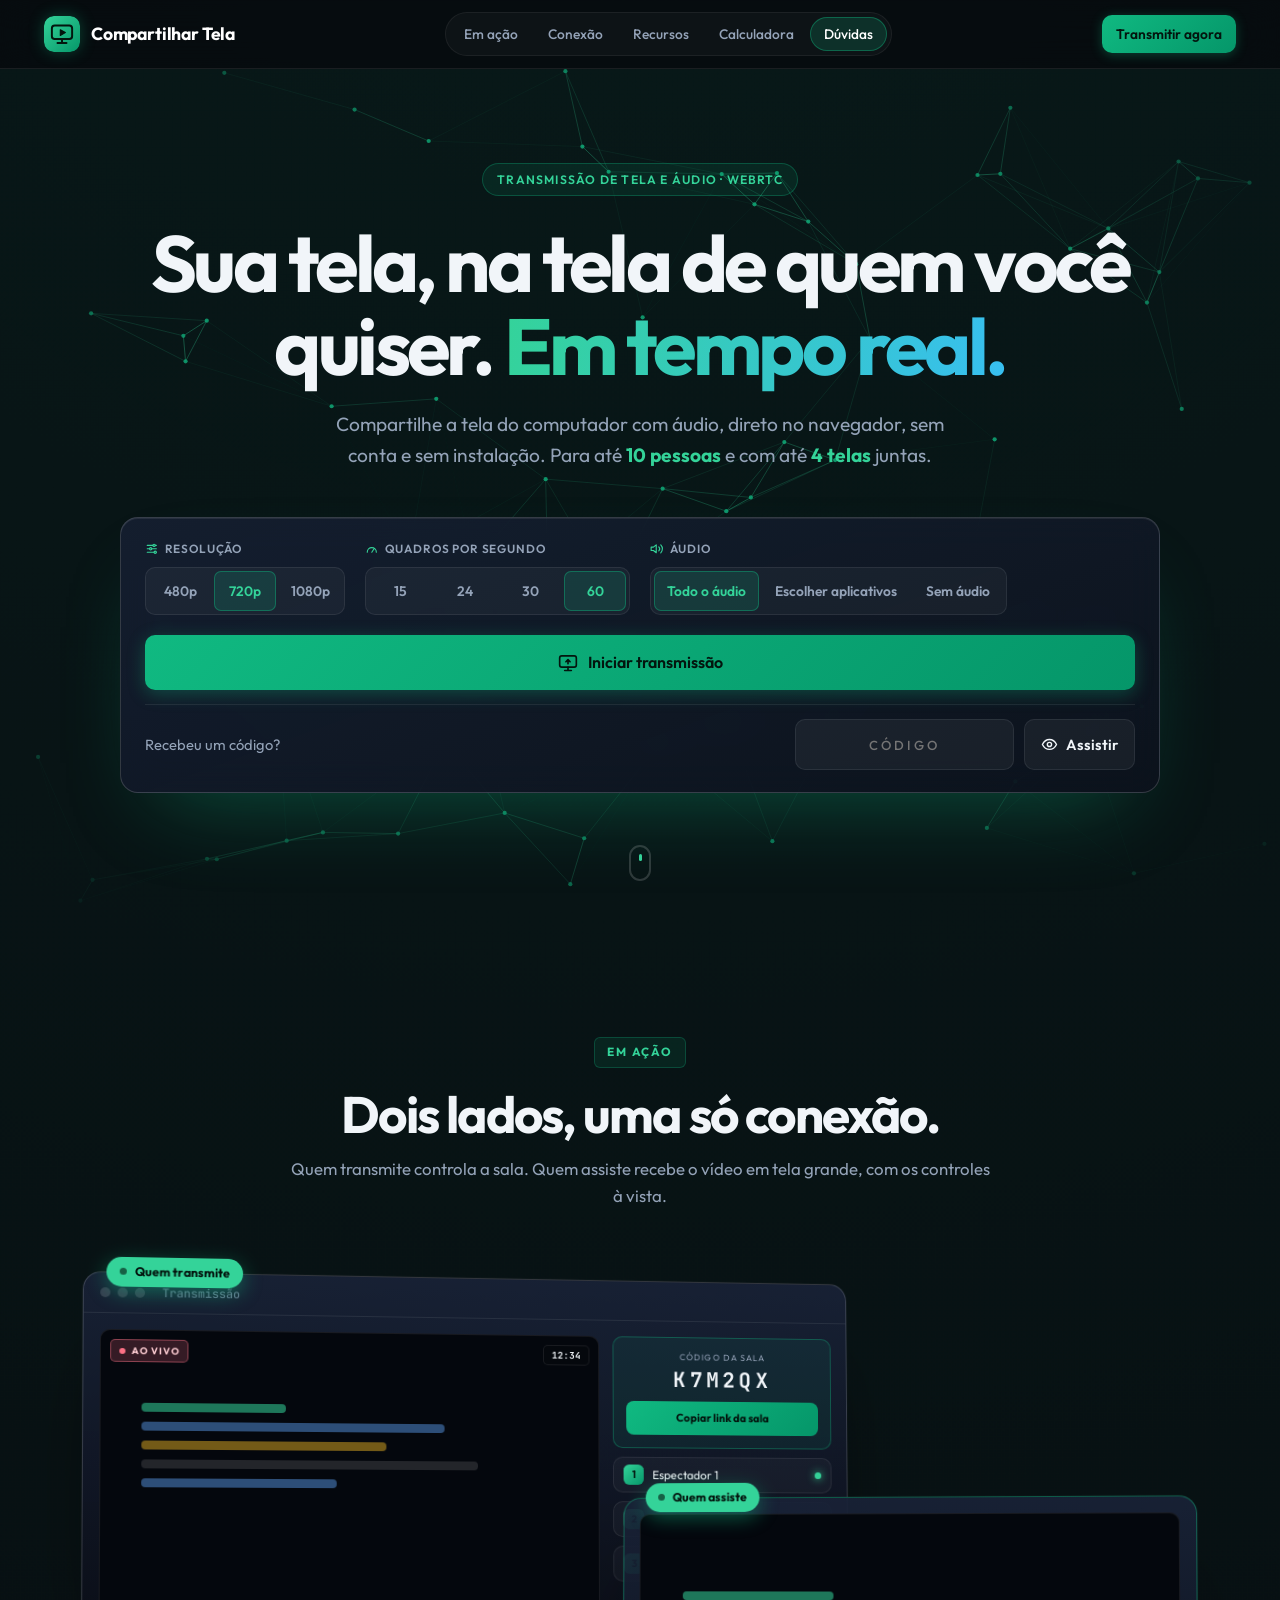
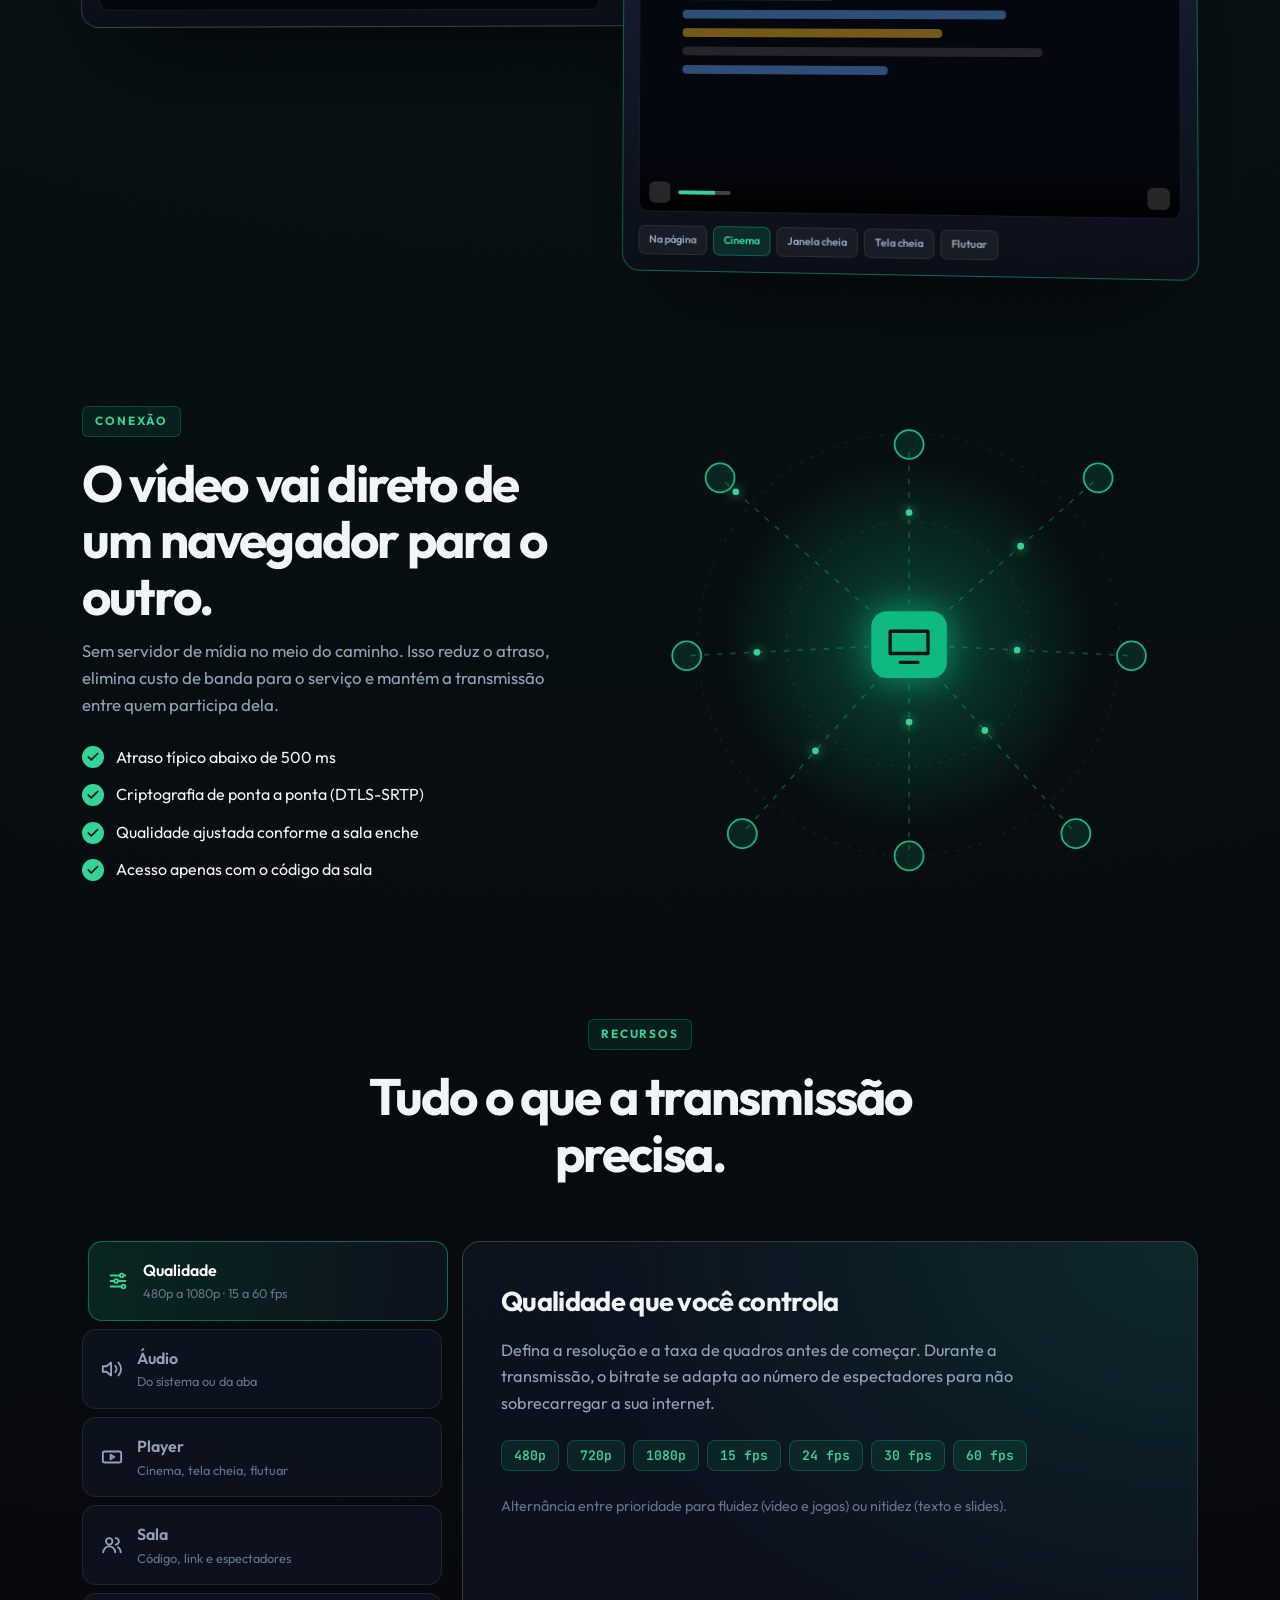
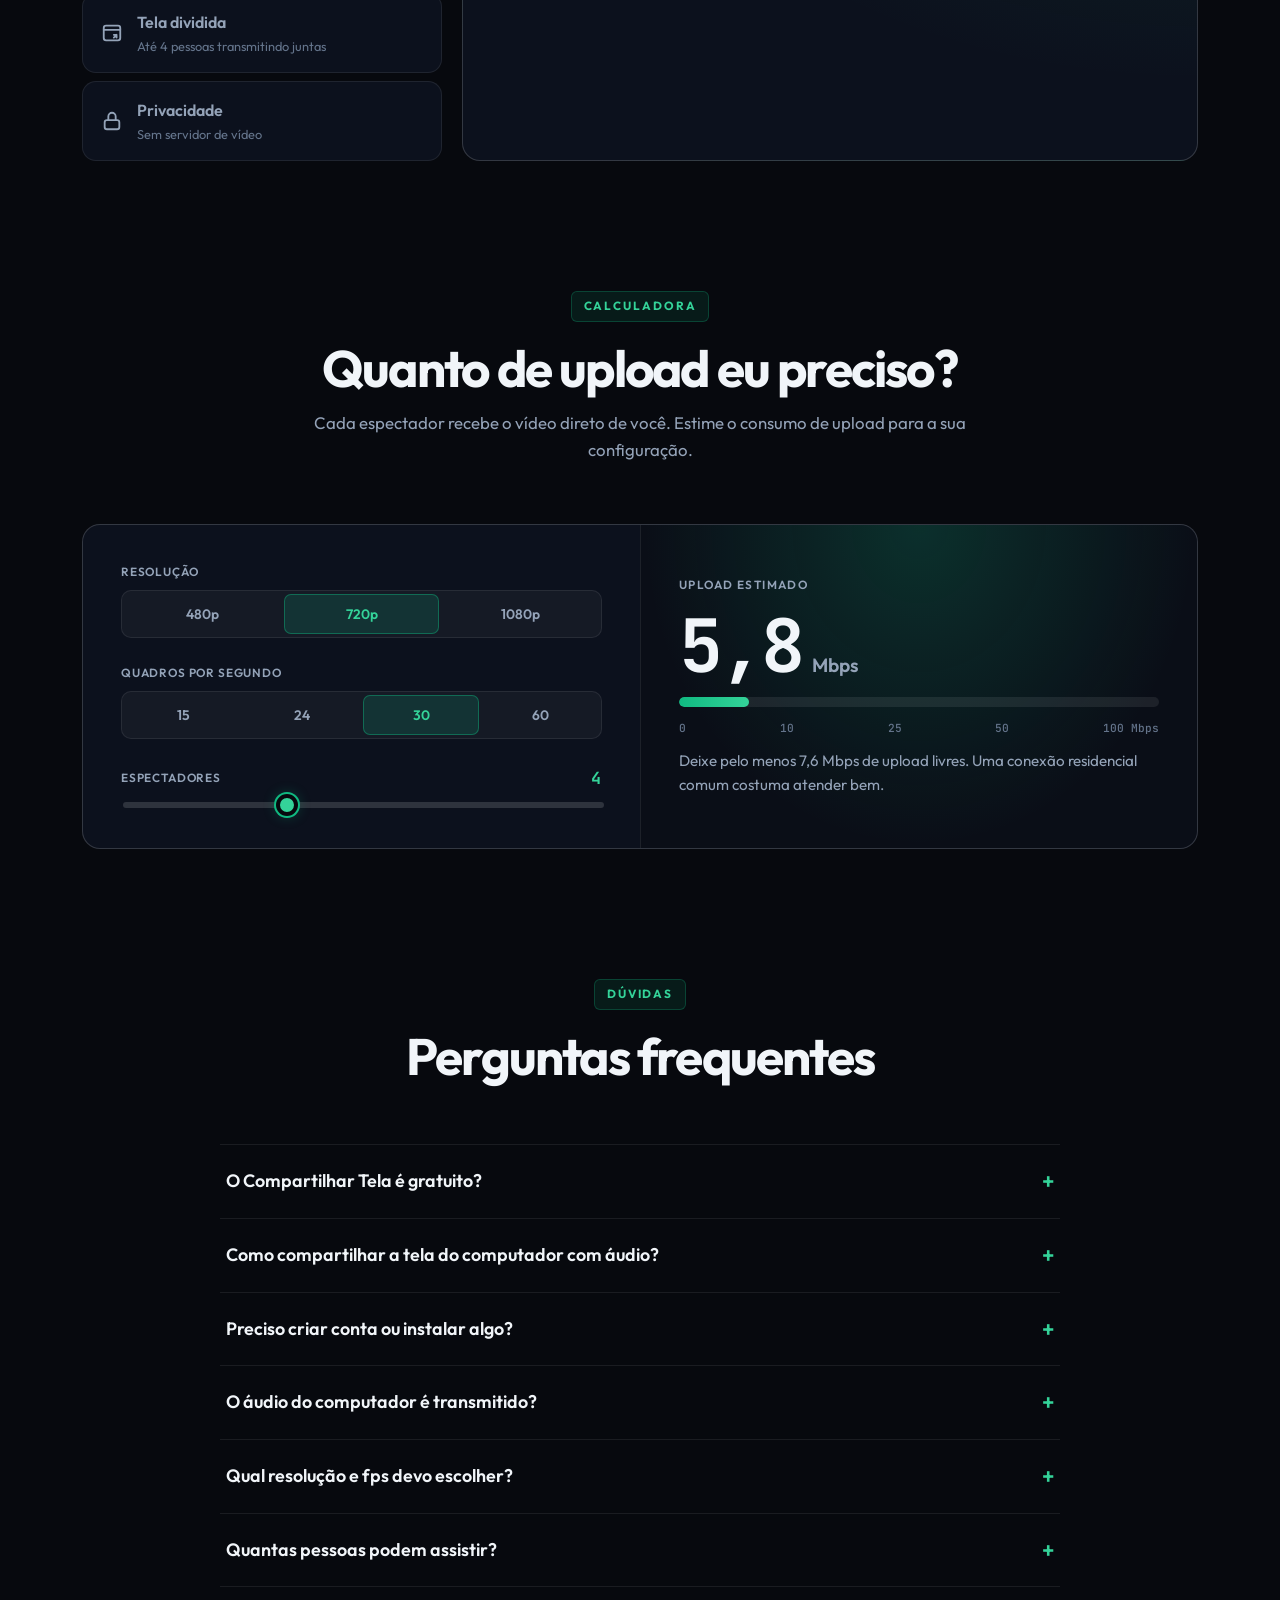
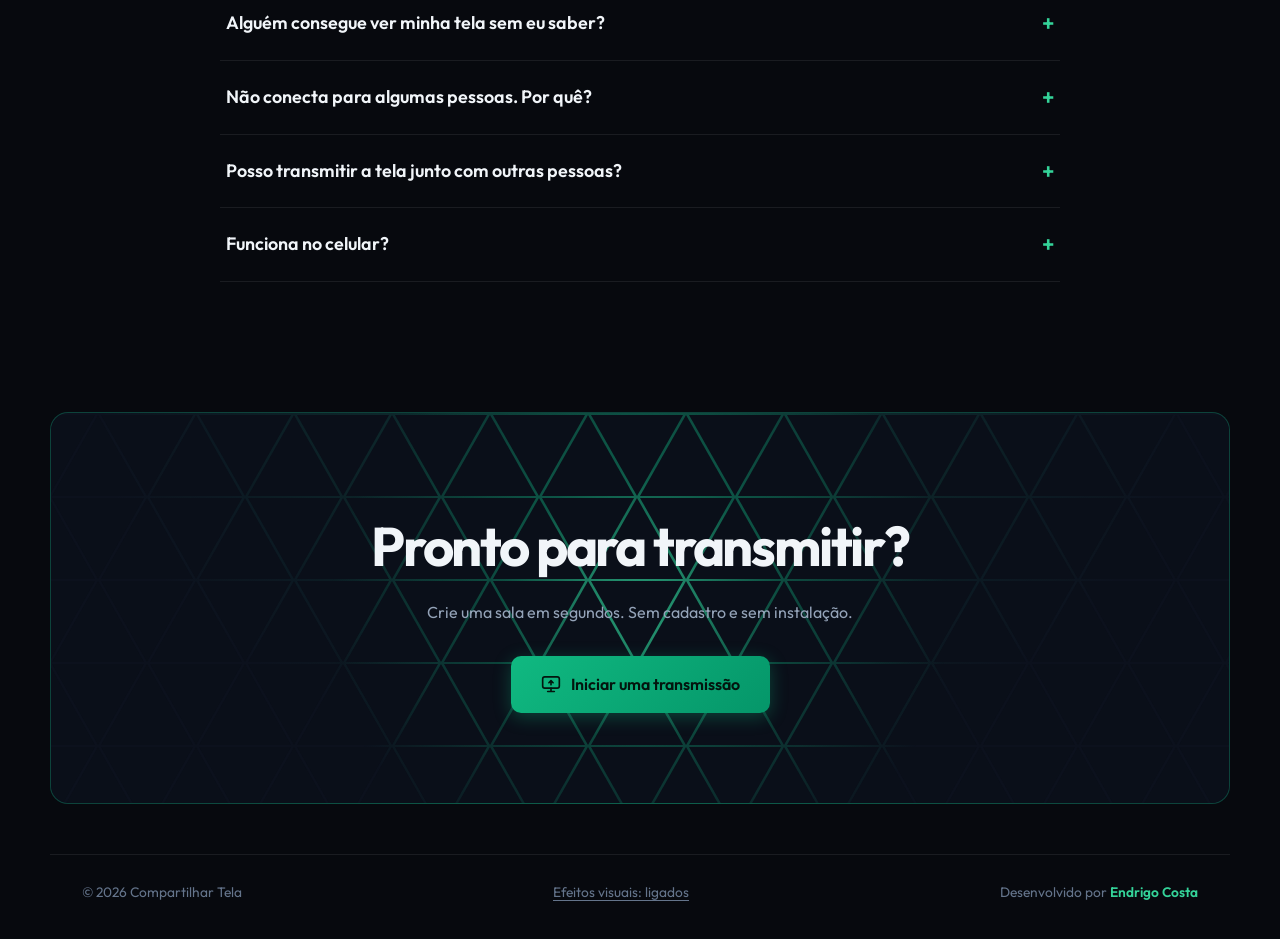
<file: index.html>
<!doctype html>
<html lang="pt-BR">
<head>
  <meta charset="utf-8">
  <meta name="viewport" content="width=device-width, initial-scale=1">
  <!-- Google tag (gtag.js) -->
  <script async src="https://www.googletagmanager.com/gtag/js?id=G-63S8B2FZT5"></script>
  <script>
    window.dataLayer = window.dataLayer || [];
    function gtag(){dataLayer.push(arguments);}
    gtag('js', new Date());
    // page_location sem a query (?sala=CODIGO): o código da sala nunca vai para o Google Analytics
    gtag('config', 'G-63S8B2FZT5', { page_location: location.origin + location.pathname });
  </script>
  <title>Compartilhar Tela Online com Áudio — Grátis, sem Instalar</title>
  <meta name="description" content="Compartilhe a tela com áudio em tempo real, direto no navegador. Grátis, sem cadastro. Até 10 pessoas, 1080p, 60 fps e até 4 telas juntas na mesma sala.">
  <meta name="keywords" content="compartilhar tela, compartilhar tela online, compartilhar tela com áudio, transmitir tela, compartilhamento de tela grátis, compartilhar tela sem instalar, compartilhar tela navegador, transmitir tela junto, tela dividida, várias telas ao mesmo tempo, compartilhar tela com várias pessoas, transmissão conjunta, WebRTC">
  <meta name="author" content="Endrigo Costa">
  <meta name="robots" content="index, follow, max-image-preview:large, max-snippet:-1, max-video-preview:-1">
  <link rel="canonical" href="https://endrigocostaluiz.github.io/compartilhar-tela/">
  <meta name="theme-color" content="#07090e">
  <meta name="application-name" content="Compartilhar Tela">
  <meta name="apple-mobile-web-app-title" content="Compartilhar Tela">

  <!-- Open Graph (WhatsApp, Facebook, LinkedIn, Discord) -->
  <meta property="og:type" content="website">
  <meta property="og:site_name" content="Compartilhar Tela">
  <meta property="og:locale" content="pt_BR">
  <meta property="og:url" content="https://endrigocostaluiz.github.io/compartilhar-tela/">
  <meta property="og:title" content="Compartilhar Tela Online com Áudio — Grátis, sem Instalar">
  <meta property="og:description" content="Mostre sua tela e o som do computador em tempo real, direto no navegador. Grátis, sem cadastro, para até 10 pessoas e com até 4 telas transmitindo juntas.">
  <meta property="og:image" content="https://endrigocostaluiz.github.io/compartilhar-tela/assets/og-image.png">
  <meta property="og:image:secure_url" content="https://endrigocostaluiz.github.io/compartilhar-tela/assets/og-image.png">
  <meta property="og:image:type" content="image/png">
  <meta property="og:image:width" content="1200">
  <meta property="og:image:height" content="630">
  <meta property="og:image:alt" content="Compartilhar Tela: transmissão de tela e áudio em tempo real no navegador">

  <!-- Twitter / X -->
  <meta name="twitter:card" content="summary_large_image">
  <meta name="twitter:title" content="Compartilhar Tela Online com Áudio — Grátis, sem Instalar">
  <meta name="twitter:description" content="Mostre sua tela e o som do computador em tempo real, direto no navegador. Grátis, sem cadastro, para até 10 pessoas e com até 4 telas transmitindo juntas.">
  <meta name="twitter:image" content="https://endrigocostaluiz.github.io/compartilhar-tela/assets/og-image.png">
  <meta name="twitter:image:alt" content="Compartilhar Tela: transmissão de tela e áudio em tempo real no navegador">

  <!-- Ícones e PWA -->
  <link rel="manifest" href="manifest.webmanifest">
  <link rel="icon" href="favicon.ico" sizes="any">
  <link rel="icon" type="image/svg+xml" href="icons/logo.svg">
  <link rel="icon" type="image/png" sizes="32x32" href="icons/favicon-32.png">
  <link rel="icon" type="image/png" sizes="48x48" href="icons/favicon-48.png">
  <link rel="icon" type="image/png" sizes="192x192" href="icons/icon-192.png">
  <link rel="shortcut icon" href="favicon.ico">
  <link rel="apple-touch-icon" href="icons/icon-192.png">

  <!-- Dados estruturados (JSON-LD) -->
  <script type="application/ld+json">
{
  "@context": "https://schema.org",
  "@graph": [
    {
      "@type": "WebSite",
      "@id": "https://endrigocostaluiz.github.io/compartilhar-tela/#site",
      "url": "https://endrigocostaluiz.github.io/compartilhar-tela/",
      "name": "Compartilhar Tela",
      "inLanguage": "pt-BR",
      "publisher": {
        "@id": "https://endrigocostaluiz.github.io/compartilhar-tela/#autor"
      }
    },
    {
      "@type": "Person",
      "@id": "https://endrigocostaluiz.github.io/compartilhar-tela/#autor",
      "name": "Endrigo Costa",
      "url": "https://github.com/endrigocostaluiz"
    },
    {
      "@type": "WebApplication",
      "@id": "https://endrigocostaluiz.github.io/compartilhar-tela/#app",
      "name": "Compartilhar Tela",
      "url": "https://endrigocostaluiz.github.io/compartilhar-tela/",
      "inLanguage": "pt-BR",
      "description": "Compartilhe a tela do computador com áudio em tempo real, direto no navegador. Grátis, sem cadastro e sem instalar, para até 10 espectadores e com até 4 telas transmitindo juntas na mesma sala (tela dividida).",
      "applicationCategory": "MultimediaApplication",
      "applicationSubCategory": "Compartilhamento de tela",
      "operatingSystem": "Windows, macOS, Linux, ChromeOS (navegador)",
      "browserRequirements": "Requer navegador com suporte a WebRTC (Chrome, Edge, Opera, Firefox).",
      "isAccessibleForFree": true,
      "offers": {
        "@type": "Offer",
        "price": "0",
        "priceCurrency": "BRL"
      },
      "image": "https://endrigocostaluiz.github.io/compartilhar-tela/assets/og-image.png",
      "author": {
        "@id": "https://endrigocostaluiz.github.io/compartilhar-tela/#autor"
      },
      "featureList": [
        "Compartilhamento de tela e áudio em tempo real",
        "Resolução de 480p a 1080p e de 15 a 60 fps",
        "Até 10 espectadores por sala",
        "Conexão direta entre navegadores (WebRTC)",
        "Sem cadastro e sem instalação",
        "Modo cinema, tela cheia e janela flutuante para quem assiste",
        "Transmissão conjunta: até 4 telas lado a lado na mesma sala, com aprovação de quem criou a transmissão"
      ]
    },
    {
      "@type": "FAQPage",
      "@id": "https://endrigocostaluiz.github.io/compartilhar-tela/#faq",
      "mainEntity": [
        {
          "@type": "Question",
          "name": "O Compartilhar Tela é gratuito?",
          "acceptedAnswer": {
            "@type": "Answer",
            "text": "Sim. É gratuito, não exige cadastro e não limita o tempo de transmissão. Você só depende da sua conexão de internet."
          }
        },
        {
          "@type": "Question",
          "name": "Como compartilhar a tela do computador com áudio?",
          "acceptedAnswer": {
            "@type": "Answer",
            "text": "Clique em \"Iniciar transmissão\", escolha compartilhar a tela inteira ou uma aba e marque a opção de compartilhar áudio na janela do navegador. Depois, envie o link da sala para quem for assistir."
          }
        },
        {
          "@type": "Question",
          "name": "Preciso criar conta ou instalar algo?",
          "acceptedAnswer": {
            "@type": "Answer",
            "text": "Não. Basta abrir o site. A instalação como aplicativo é opcional."
          }
        },
        {
          "@type": "Question",
          "name": "O áudio do computador é transmitido?",
          "acceptedAnswer": {
            "@type": "Answer",
            "text": "Sim, ao compartilhar a tela inteira ou uma aba e marcar a opção de áudio. Ao compartilhar uma janela específica, o navegador não envia som."
          }
        },
        {
          "@type": "Question",
          "name": "Qual resolução e fps devo escolher?",
          "acceptedAnswer": {
            "@type": "Answer",
            "text": "720p a 30 fps é o equilíbrio ideal. Use 1080p ou 60 fps apenas com bom upload e poucos espectadores. A calculadora acima ajuda a estimar."
          }
        },
        {
          "@type": "Question",
          "name": "Quantas pessoas podem assistir?",
          "acceptedAnswer": {
            "@type": "Answer",
            "text": "Até 10 pessoas na sala, incluindo quem transmite junto. A qualidade é reduzida automaticamente quando a sala enche, para não sobrecarregar a conexão de quem transmite."
          }
        },
        {
          "@type": "Question",
          "name": "Alguém consegue ver minha tela sem eu saber?",
          "acceptedAnswer": {
            "@type": "Answer",
            "text": "Não. O navegador sempre pergunta o que será compartilhado e exibe um aviso durante a transmissão. Só entra quem tem o código da sala."
          }
        },
        {
          "@type": "Question",
          "name": "Não conecta para algumas pessoas. Por quê?",
          "acceptedAnswer": {
            "@type": "Answer",
            "text": "Algumas redes (corporativas ou de celular com restrições) bloqueiam a conexão direta. Tentar por outra rede costuma resolver."
          }
        },
        {
          "@type": "Question",
          "name": "Funciona no celular?",
          "acceptedAnswer": {
            "@type": "Answer",
            "text": "Assistir funciona. Transmitir a tela depende do navegador do aparelho, e a maioria dos celulares não oferece essa função."
          }
        },
        {
          "@type": "Question",
          "name": "Posso transmitir a tela junto com outras pessoas?",
          "acceptedAnswer": {
            "@type": "Answer",
            "text": "Sim. Quem criou a transmissão liga a transmissão conjunta e aprova cada pedido. Até 3 espectadores podem transmitir a própria tela, e a sala vê até 4 telas lado a lado, em grade automática."
          }
        }
      ]
    }
  ]
}
  </script>
  <link rel="preconnect" href="https://fonts.googleapis.com">
  <link rel="preconnect" href="https://fonts.gstatic.com" crossorigin>
  <link href="https://fonts.googleapis.com/css2?family=JetBrains+Mono:wght@500;700&family=Outfit:wght@300;400;500;600;700;800&display=swap" rel="stylesheet">
  <script>
    // App instalado (PWA) ou ?app=1: mostra só a versão simplificada para transmitir/assistir.
    // Reavalia quando o modo de exibição muda: ao instalar, o Chrome move a aba aberta para a
    // janela do app SEM recarregar a página, então só checar no carregamento não bastava.
    (function () {
      var raiz = document.documentElement;
      function m(q) { return window.matchMedia && matchMedia(q).matches; }
      function aplicar() {
        var instalado = m('(display-mode: standalone)') || m('(display-mode: minimal-ui)') || m('(display-mode: window-controls-overlay)') || navigator.standalone || /[?&]app=1/.test(location.search);
        var site = /[?&]site=1/.test(location.search); // página completa dentro do app
        var antes = raiz.classList.contains('app-instalado');
        raiz.classList.toggle('app-instalado', !!instalado && !site);
        raiz.classList.toggle('modo-site', !!instalado && site);
        if (!antes && raiz.classList.contains('app-instalado')) { try { window.scrollTo(0, 0); } catch (e) {} }
      }
      aplicar();
      ['(display-mode: standalone)', '(display-mode: minimal-ui)', '(display-mode: window-controls-overlay)'].forEach(function (q) {
        try { var mq = matchMedia(q); if (mq.addEventListener) mq.addEventListener('change', aplicar); else if (mq.addListener) mq.addListener(aplicar); } catch (e) {}
      });
      window.addEventListener('appinstalled', aplicar);
      window.addEventListener('resize', aplicar);
    })();
  </script>
  <link rel="stylesheet" href="style.css">
  <link rel="stylesheet" href="home.css">
</head>
<body class="v2">
  <canvas class="fx fx-app" aria-hidden="true"></canvas>

  <!-- Barra do app instalado (só aparece no modo simplificado) -->
  <header class="app-barra">
    <img src="icons/logo.svg" width="30" height="30" alt="">
    <strong>Compartilhar Tela</strong>
    <span>Transmissão</span>
  </header>

    <svg width="0" height="0" style="position:absolute" aria-hidden="true">
    <defs>
      <symbol id="i-share" viewBox="0 0 24 24"><rect x="2" y="3.5" width="20" height="13.5" rx="2.5"/><path d="M8 21h8M12 17v4M12 13V8M9.5 10.5 12 8l2.5 2.5"/></symbol>
      <symbol id="i-volume" viewBox="0 0 24 24"><path d="M11 5 6 9H2v6h4l5 4zM15.5 8.5a5 5 0 0 1 0 7M19 5a10 10 0 0 1 0 14"/></symbol>
      <symbol id="i-mute" viewBox="0 0 24 24"><path d="M11 5 6 9H2v6h4l5 4zM22 9l-6 6M16 9l6 6"/></symbol>
      <symbol id="i-shield" viewBox="0 0 24 24"><path d="M12 3 4 6v6c0 5 3.5 8 8 9 4.5-1 8-4 8-9V6z"/><path d="m9 12 2 2 4-4"/></symbol>
      <symbol id="i-users" viewBox="0 0 24 24"><circle cx="9" cy="8" r="3.5"/><path d="M2.5 20a6.5 6.5 0 0 1 13 0M16 4.5a3.5 3.5 0 0 1 0 7M18.5 14.5A6.5 6.5 0 0 1 21.5 20"/></symbol>
      <symbol id="i-link" viewBox="0 0 24 24"><path d="M10 13a5 5 0 0 0 7 0l3-3a5 5 0 0 0-7-7l-1 1M14 11a5 5 0 0 0-7 0l-3 3a5 5 0 0 0 7 7l1-1"/></symbol>
      <symbol id="i-zap" viewBox="0 0 24 24"><path d="M13 2 3 14h9l-1 8 10-12h-9z"/></symbol>
      <symbol id="i-copy" viewBox="0 0 24 24"><rect x="9" y="9" width="12" height="12" rx="2"/><path d="M5 15V5a2 2 0 0 1 2-2h8"/></symbol>
      <symbol id="i-check" viewBox="0 0 24 24"><path d="m4 12 5 5L20 6"/></symbol>
      <symbol id="i-expand" viewBox="0 0 24 24"><path d="M4 9V4h5M20 9V4h-5M4 15v5h5M20 15v5h-5"/></symbol>
      <symbol id="i-window" viewBox="0 0 24 24"><rect x="3" y="4" width="18" height="16" rx="2.5"/><path d="M3 8.5h18M14 17l3-3M14 14h3v3"/></symbol>
      <symbol id="i-page" viewBox="0 0 24 24"><rect x="3" y="4" width="18" height="16" rx="2.5"/><rect x="7" y="8" width="10" height="6" rx="1"/></symbol>
      <symbol id="i-cinema" viewBox="0 0 24 24"><rect x="2" y="6" width="20" height="12" rx="2"/><path d="m10.5 9.5 4 2.5-4 2.5z"/></symbol>
      <symbol id="i-pip" viewBox="0 0 24 24"><rect x="2" y="4" width="20" height="16" rx="2.5"/><rect x="12" y="12" width="7" height="5" rx="1"/></symbol>
      <symbol id="i-exit" viewBox="0 0 24 24"><path d="M9 21H5a2 2 0 0 1-2-2V5a2 2 0 0 1 2-2h4M16 17l5-5-5-5M21 12H9"/></symbol>
      <symbol id="i-stop" viewBox="0 0 24 24"><rect x="5" y="5" width="14" height="14" rx="3"/></symbol>
      <symbol id="i-sliders" viewBox="0 0 24 24"><path d="M4 6h10M18 6h2M4 12h4M12 12h8M4 18h12M20 18h0"/><circle cx="16" cy="6" r="2"/><circle cx="10" cy="12" r="2"/><circle cx="18" cy="18" r="2"/></symbol>
      <symbol id="i-gauge" viewBox="0 0 24 24"><path d="M4 18a8 8 0 1 1 16 0M12 18l4-6"/></symbol>
      <symbol id="i-eye" viewBox="0 0 24 24"><path d="M2 12s3.5-7 10-7 10 7 10 7-3.5 7-10 7S2 12 2 12z"/><circle cx="12" cy="12" r="3"/></symbol>
      <symbol id="i-alert" viewBox="0 0 24 24"><path d="M12 3 2 20h20zM12 10v4M12 17.5h.01"/></symbol>
      <symbol id="i-download" viewBox="0 0 24 24"><path d="M12 3v12M7 10l5 5 5-5M4 21h16"/></symbol>
      <symbol id="i-send" viewBox="0 0 24 24"><path d="M22 2 11 13M22 2l-7 20-4-9-9-4z"/></symbol>
      <symbol id="i-x" viewBox="0 0 24 24"><path d="M6 6l12 12M18 6 6 18"/></symbol>
      <symbol id="i-up" viewBox="0 0 24 24"><path d="M12 19V5M5 12l7-7 7 7"/></symbol>
      <symbol id="i-film" viewBox="0 0 24 24"><rect x="3" y="3" width="18" height="18" rx="2.5"/><path d="M7 3v18M17 3v18M3 8h4M3 16h4M17 8h4M17 16h4"/></symbol>
      <symbol id="i-type" viewBox="0 0 24 24"><path d="M4 7V5h16v2M9 19h6M12 5v14"/></symbol>
      <symbol id="i-swap" viewBox="0 0 24 24"><path d="M7 7h12l-3-3M17 17H5l3 3"/></symbol>
      <symbol id="i-lock" viewBox="0 0 24 24"><rect x="4" y="11" width="16" height="10" rx="2.5"/><path d="M8 11V7a4 4 0 0 1 8 0v4"/></symbol>
      <symbol id="i-arrow" viewBox="0 0 24 24"><path d="M5 12h14M13 6l6 6-6 6"/></symbol>
    </defs>
  </svg>
  <svg width="0" height="0" style="position:absolute" aria-hidden="true">
    <defs>
      <symbol id="i-help" viewBox="0 0 24 24"><circle cx="12" cy="12" r="9"/><path d="M9.5 9.5a2.5 2.5 0 1 1 3.5 2.3c-.7.4-1 1-1 1.7M12 17h.01"/></symbol>
      <symbol id="i-calc" viewBox="0 0 24 24"><rect x="5" y="3" width="14" height="18" rx="2.5"/><path d="M8.5 7.5h7M8.5 12h.01M12 12h.01M15.5 12h.01M8.5 16h.01M12 16h.01M15.5 16h.01"/></symbol>
      <symbol id="i-home" viewBox="0 0 24 24"><path d="M3 11 12 4l9 7M5 10v10h5v-6h4v6h5V10"/></symbol>
      <symbol id="i-net" viewBox="0 0 24 24"><circle cx="12" cy="5" r="2.5"/><circle cx="5" cy="19" r="2.5"/><circle cx="19" cy="19" r="2.5"/><path d="M11 7.3 6 16.8M13 7.3l5 9.5M7.5 19h9"/></symbol>
    </defs>
  </svg>

  <div class="v2-fundo" aria-hidden="true"><span class="aurora a1"></span><span class="aurora a2"></span><span class="v2-pontos"></span></div>

  <!-- Menu superior -->
  <header class="menu-topo so-home">
    <div class="menu-in">
      <a class="logo" href="./" aria-label="Compartilhar Tela - início"><img src="icons/logo.svg" width="36" height="36" alt=""><span class="marca">Compartilhar Tela</span></a>
      <nav class="menu-nav pilula" aria-label="Navegação">
        <a href="#acao" data-sec="acao">Em ação</a>
        <a href="#rede" data-sec="rede">Conexão</a>
        <a href="#recursos" data-sec="recursos">Recursos</a>
        <a href="#calculadora" data-sec="calculadora">Calculadora</a>
        <a href="#faq" data-sec="faq">Dúvidas</a>
      </nav>
      <div class="menu-acoes">
        <button id="btn-instalar" class="btn peq" hidden><svg class="ic"><use href="#i-download"/></svg>Instalar app</button>
        <a id="voltar-app" class="btn peq" href="./?app=1">← Voltar ao app</a>
        <a class="btn peq primario" href="#inicio">Transmitir agora</a>
      </div>
    </div>
  </header>

  <main id="topo">
    <!-- INÍCIO -->
    <section class="v2-hero" id="inicio">
      <canvas class="fx fx-hero so-home" aria-hidden="true"></canvas>
      <div class="v2-hero-txt so-home">
        <span class="v2-tag reveal">Transmissão de tela e áudio · WebRTC</span>
        <h1 class="reveal d1">Sua tela, na tela de quem você quiser. <span class="v2-acento">Em tempo real.</span></h1>
        <p class="reveal d2">Compartilhe a tela do computador com áudio, direto no navegador, sem conta e sem instalação. Para até <b>10 pessoas</b> e com até <b>4 telas</b> juntas.</p>
      </div>

      <div class="painel-wrap v2-cmd-wrap reveal d3" id="painel-wrap">
        <div class="painel" id="app">

          <!-- Início: barra de comando -->
          <section id="tela-inicio" class="tela v2-cmd">
            <div class="retomar" id="retomar" hidden>
              <span>Sua transmissão <b class="mono" id="retomar-cod"></b> foi interrompida. Quer retomar com o mesmo link?</span>
              <span class="retomar-acoes"><button type="button" class="btn peq primario" id="btn-retomar">Retomar sala</button><button type="button" class="btn peq" id="btn-descartar" title="Esquecer a sala anterior e começar uma transmissão nova, com outro código">Não, quero uma nova</button></span>
            </div>
            <div class="v2-cmd-linha">
              <div class="grupo">
                <span class="rot"><svg class="ic"><use href="#i-sliders"/></svg>Resolução</span>
                <div class="seg" id="seg-res" role="group" aria-label="Resolução">
                  <button type="button" data-v="480">480p</button>
                  <button type="button" data-v="720" class="on">720p</button>
                  <button type="button" data-v="1080">1080p</button>
                </div>
              </div>
              <div class="grupo">
                <span class="rot"><svg class="ic"><use href="#i-gauge"/></svg>Quadros por segundo</span>
                <div class="seg" id="seg-fps" role="group" aria-label="Taxa de quadros">
                  <button type="button" data-v="15">15</button>
                  <button type="button" data-v="24">24</button>
                  <button type="button" data-v="30">30</button>
                  <button type="button" data-v="60" class="on">60</button>
                </div>
              </div>
              <div class="grupo v2-audio-grupo">
                <span class="rot"><svg class="ic"><use href="#i-volume"/></svg>Áudio</span>
                <div class="seg" id="seg-audio" role="group" aria-label="Fonte de áudio">
                  <button type="button" data-v="captura" class="on" title="Todo o som do sistema (ou da aba), junto com o compartilhamento">Todo o áudio</button>
                  <button type="button" data-v="aplicativos" title="Escolha quais aplicativos entram no som (opcional, só Windows, usa um assistente que você baixa)">Escolher aplicativos</button>
                  <button type="button" data-v="nenhum">Sem áudio</button>
                </div>
              </div>
              <button id="btn-compartilhar" class="btn grande primario brilho">
                <svg class="ic"><use href="#i-share"/></svg>
                Iniciar transmissão
              </button>
            </div>
            <div class="apps-audio" id="apps-audio" hidden>
              <div class="apps-status" id="apps-status"></div>
              <div class="apps-baixar" id="apps-baixar" hidden>
                <p id="apps-baixar-txt"></p>
                <div class="apps-acoes">
                  <a class="btn primario" href="assistente/compartilhar-audio.bat" download><svg class="ic"><use href="#i-download"/></svg>Baixar o instalador</a>
                </div>
                <ol id="apps-passos">
                  <li>Baixe e abra o instalador (uma única vez). Se o Windows avisar, clique em <b>Mais informações → Executar assim mesmo</b>. A janela fecha sozinha em alguns segundos.</li>
                  <li>Volte aqui e escolha <b>Escolher aplicativos</b>. A página abre o assistente sozinha, <b>sem janela</b>, e ele fecha quando você fecha a página.</li>
                  <li>Se o navegador perguntar se pode abrir o <b>Compartilhar Tela</b>, clique em <b>Abrir</b> e marque para lembrar a escolha.</li>
                </ol>
                <p class="dica">Opcional e só no <b>Windows 10 (2004) ou 11</b>. O assistente só conversa com este computador e só aceita esta página; nada do seu áudio passa por servidores. <b>Não injeta código, não lê a memória e não abre os processos dos jogos</b>: usa a mesma captura de áudio por aplicativo do Windows que o OBS usa. O instalador é texto puro (dá para conferir) e <a href="assistente/remover-assistente.bat" download>há um removedor</a>.</p>
              </div>
              <div class="apps-painel" id="apps-painel" hidden>
                <div class="seg" id="seg-apps-modo" role="group" aria-label="Como usar os aplicativos">
                  <button type="button" data-v="incluir" class="on">Só os marcados</button>
                  <button type="button" data-v="excluir">Tudo, menos o marcado</button>
                </div>
                <ul class="apps-lista" id="apps-lista"></ul>
                <p class="dica" id="apps-dica"></p>
              </div>
            </div>
            <p class="dica" id="dica-qualidade"></p>
            <div class="v2-entrar">
              <span>Recebeu um código?</span>
              <form id="form-assistir">
                <input id="codigo" placeholder="CÓDIGO" maxlength="6" autocomplete="off" autocapitalize="characters" aria-label="Código da sala">
                <button type="submit" class="btn"><svg class="ic"><use href="#i-eye"/></svg>Assistir</button>
              </form>
            </div>
          </section>

          <!-- Quem compartilha: estúdio -->
          <section id="tela-host" class="tela host" hidden>
            <div class="barra-topo">
              <div class="marca-mini"><img src="icons/logo.svg" width="28" height="28" alt=""><b>Transmissão</b></div>
              <div class="status" id="host-status">Preparando…</div>
            </div>

            <div class="host-grid">
              <div class="host-main">
                <div class="monitor">
                  <video id="preview" muted playsinline autoplay></video>
                  <span class="tag tag-live"><i></i>AO VIVO</span>
                  <span class="tag tag-tempo mono" id="host-tempo">00:00</span>
                  <span class="tag tag-res mono" id="host-res"></span>
                  <span class="tag tag-rede" id="host-rede">Rede estável</span>

                  <div class="aviso-banner aviso-janela" id="aviso-janela" hidden>
                    <div class="aviso-banner-topo">
                      <div class="aviso-banner-titulo">
                        <svg class="ic"><use href="#i-alert"/></svg>
                        <strong>Você está compartilhando uma Janela individual</strong>
                      </div>
                      <button type="button" class="btn-fechar-aviso" id="btn-fechar-aviso-janela" title="Fechar (não mostrar novamente nos próximos 5 dias)" aria-label="Fechar aviso">
                        <svg class="ic" viewBox="0 0 24 24"><path d="M6 6l12 12M18 6 6 18" stroke="currentColor" stroke-width="2.2" stroke-linecap="round"/></svg>
                      </button>
                    </div>
                    <p class="aviso-banner-desc">
                      Se for jogar e a imagem congelar ou ficar preta ao focar no jogo, use o botão <b>Trocar tela / janela</b> abaixo e escolha <b>"Tela Inteira"</b>.
                    </p>
                  </div>
                </div>
                <div class="audio-info" id="audio-info">
                  <span class="rot"><svg class="ic"><use href="#i-volume"/></svg>Áudio enviado</span>
                  <div class="vu" id="vu"><i></i></div>
                </div>
                <div class="host-barra">
                  <div class="host-ajustes">
                    <div class="grupo">
                      <span class="rot"><svg class="ic"><use href="#i-sliders"/></svg>Resolução</span>
                      <div class="seg" id="live-res" role="group" aria-label="Resolução ao vivo">
                        <button type="button" data-v="480">480p</button>
                        <button type="button" data-v="720">720p</button>
                        <button type="button" data-v="1080">1080p</button>
                      </div>
                    </div>
                    <div class="grupo">
                      <span class="rot"><svg class="ic"><use href="#i-gauge"/></svg>Quadros por segundo</span>
                      <div class="seg" id="live-fps" role="group" aria-label="Taxa de quadros ao vivo">
                        <button type="button" data-v="15">15</button>
                        <button type="button" data-v="24">24</button>
                        <button type="button" data-v="30">30</button>
                        <button type="button" data-v="60">60</button>
                      </div>
                    </div>
                    <div class="grupo">
                      <span class="rot">Tipo de conteúdo</span>
                      <div class="seg" id="seg-conteudo" role="group" aria-label="Tipo de conteúdo">
                        <button type="button" data-v="motion" class="on"><svg class="ic"><use href="#i-film"/></svg>Vídeo / jogo</button>
                        <button type="button" data-v="detail"><svg class="ic"><use href="#i-type"/></svg>Texto / slides</button>
                      </div>
                    </div>
                  </div>
                  <div class="host-audio-apps" id="host-audio-apps" hidden>
                    <div class="grupo">
                      <span class="rot"><svg class="ic"><use href="#i-volume"/></svg>Aplicativos no áudio (ao vivo)</span>
                      <div class="seg" id="seg-apps-modo-live" role="group" aria-label="Como usar os aplicativos">
                        <button type="button" data-v="incluir" class="on">Só os marcados</button>
                        <button type="button" data-v="excluir">Tudo, menos o marcado</button>
                      </div>
                      <div class="apps-status" id="apps-status-live"></div>
                      <ul class="apps-lista" id="apps-lista-live"></ul>
                    </div>
                  </div>
                  <div class="host-botoes">
                    <button id="btn-trocar" class="btn" type="button">
                      <svg class="ic"><use href="#i-swap"/></svg>
                      <span>Trocar tela / janela</span>
                      <span class="btn-dica" tabindex="0" role="button" aria-label="Ajuda sobre Trocar tela / janela">
                        <span class="btn-dica-ico">?</span>
                        <span class="btn-dica-balao"><b>Trocar tela / janela:</b> escolha outra tela inteira, janela ou aba sem reiniciar a sala.<br><i>Dica para jogos: prefira sempre Tela Inteira para evitar travamentos.</i></span>
                      </span>
                    </button>
                    <button id="btn-repasse" class="btn" type="button">
                      <svg class="ic"><use href="#i-users"/></svg>
                      <span>Repasse entre espectadores: ligado</span>
                      <span class="btn-dica" tabindex="0" role="button" aria-label="Ajuda sobre Repasse entre espectadores">
                        <span class="btn-dica-ico">?</span>
                        <span class="btn-dica-balao"><b>Repasse entre espectadores:</b> com 4 ou mais espectadores, eles retransmitem entre si. Seu computador codifica menos vezes, poupando seu processador e mantendo os FPS do seu jogo.</span>
                      </span>
                    </button>
                    <button id="btn-co" class="btn desligado" type="button">
                      <svg class="ic"><use href="#i-share"/></svg>
                      <span>Transmissão conjunta: desligada</span>
                      <span class="btn-dica" tabindex="0" role="button" aria-label="Ajuda sobre Transmissão conjunta">
                        <span class="btn-dica-ico">?</span>
                        <span class="btn-dica-balao"><b>Transmissão conjunta:</b> permite que até 3 espectadores peçam para transmitir a tela deles junto com a sua (em tela dividida de até 4 telas). Cada pedido precisa da sua aprovação.</span>
                      </span>
                    </button>
                    <button id="btn-auto" class="btn" type="button">
                      <svg class="ic"><use href="#i-zap"/></svg>
                      <span>Ajuste automático: desligado</span>
                      <span class="btn-dica" tabindex="0" role="button" aria-label="Ajuda sobre Ajuste automático">
                        <span class="btn-dica-ico">?</span>
                        <span class="btn-dica-balao"><b>Ajuste automático:</b> reduz a qualidade sozinho quando a internet oscilar para não travar a live, e volta ao máximo quando a rede estabilizar.</span>
                      </span>
                    </button>
                    <button id="btn-audio-host" class="btn" type="button">
                      <svg class="ic"><use href="#i-volume"/></svg>
                      <span>Áudio ligado</span>
                      <span class="btn-dica" tabindex="0" role="button" aria-label="Ajuda sobre Áudio da transmissão">
                        <span class="btn-dica-ico">?</span>
                        <span class="btn-dica-balao"><b>Áudio enviado:</b> liga ou silencia o som que você está transmitindo a qualquer momento durante a live.</span>
                      </span>
                    </button>
                  </div>
                </div>
              </div>

              <aside class="host-lado">
                <div class="cartao sala">
                  <small>Código da sala</small>
                  <strong id="host-codigo" class="mono">------</strong>
                  <button id="btn-copiar" class="btn grande primario brilho pulsa">
                    <svg class="ic"><use href="#i-copy"/></svg><span>Copiar link da sala</span>
                  </button>
                  <div class="linha">
                    <input id="host-link" readonly aria-label="Link da sala">
                    <button id="btn-copiar-codigo" class="btn peq" title="Copiar só o código"><svg class="ic"><use href="#i-copy"/></svg>Código</button>
                  </div>
                  <button id="btn-enviar" class="btn" hidden><svg class="ic"><use href="#i-send"/></svg>Enviar por…</button>
                </div>

                <button id="btn-parar" class="btn grande perigo"><svg class="ic"><use href="#i-stop"/></svg>Encerrar transmissão</button>

                <div class="stats">
                  <div class="stat"><svg class="ic"><use href="#i-users"/></svg><b><span id="host-qtd">0</span>/<span id="host-max">10</span></b><small>assistindo</small></div>
                  <div class="stat"><svg class="ic"><use href="#i-up"/></svg><b id="host-upload">0</b><small>upload</small></div>
                  <div class="stat"><svg class="ic"><use href="#i-gauge"/></svg><b id="host-qualidade">—</b><small>qualidade</small></div>
                </div>

                <div class="cartao co-card" id="host-co" hidden>
                  <h3 id="co-titulo">Transmissão conjunta</h3>
                  <ul id="co-pedidos" class="lista"></ul>
                  <div class="co-ativos" id="co-ativos"></div>
                  <p class="vazio" id="co-vazio">Aberta a pedidos. Quando um espectador pedir para transmitir junto, ele aparece aqui para você aceitar ou recusar. Cada tela extra aumenta o seu upload.</p>
                </div>

                <div class="cartao lista-box">
                  <h3>Espectadores</h3>
                  <ul id="host-lista" class="lista"></ul>
                  <p class="vazio" id="host-vazio">Nenhum espectador conectado.</p>
                </div>
              </aside>
            </div>
          </section>

          <!-- Quem assiste -->
          <section id="tela-viewer" class="tela viewer" hidden>
            <div class="barra-topo">
              <div class="marca-mini"><img src="icons/logo.svg" width="28" height="28" alt=""><b>Sala</b><span class="mono cod" id="viewer-codigo"></span></div>
              <div class="status" id="viewer-status">Conectando…</div>
              <button id="btn-sair" class="btn peq"><svg class="ic"><use href="#i-exit"/></svg>Sair</button>
            </div>

            <div class="palco" id="palco">
              <div class="player" id="player">
                <div class="telas" id="telas">
                  <div class="tela-co" id="tela-principal">
                    <video id="remoto" playsinline autoplay></video>
                    <span class="rotulo-co">Transmissor</span>
                  </div>
                </div>
                <div class="overlay" id="overlay">
                  <div class="carregando" id="carregando"><span class="anel"></span></div>
                  <svg class="ic grande-ic" id="ic-aviso" hidden><use href="#i-alert"/></svg>
                  <p id="overlay-msg">Conectando…</p>
                  <button class="btn" id="btn-tentar" hidden>Tentar novamente</button>
                  <button class="btn" id="btn-voltar" hidden>Voltar ao início</button>
                </div>
                <button type="button" class="ativar-som" id="btn-ativar-som" hidden><svg class="ic"><use href="#i-volume"/></svg>Clique para ativar o som</button>
                <span class="tag tag-res mono" id="badge-res" hidden></span>
                <div class="controles" id="controles">
                  <div class="ctl-grupo">
                    <button id="btn-som" class="ctl" title="Som (M)" aria-label="Som"><svg class="ic"><use href="#i-mute"/></svg></button>
                    <input type="range" id="vol" min="0" max="1" step="0.05" value="1" aria-label="Volume">
                  </div>
                  <div class="ctl-grupo">
                    <button id="btn-tela-cheia" class="ctl" title="Tela cheia no monitor (F)" aria-label="Tela cheia no monitor"><svg class="ic"><use href="#i-expand"/></svg></button>
                  </div>
                </div>
              </div>

              <div class="barra-vista" id="barra-vista">
                <div class="vgrupo" id="g-tam">
                  <span class="rot">Tamanho</span>
                  <div class="seg" id="seg-tam">
                    <button type="button" data-v="640">Pequeno</button>
                    <button type="button" data-v="860">Médio</button>
                    <button type="button" data-v="100" class="on">Grande</button>
                  </div>
                </div>
                <div class="vgrupo">
                  <span class="rot">Modo de exibição</span>
                  <div class="seg" id="seg-modo">
                    <button type="button" data-modo="normal" title="Vídeo dentro da página (Esc)"><svg class="ic"><use href="#i-page"/></svg>Na página</button>
                    <button type="button" data-modo="cinema" title="Modo cinema (C)"><svg class="ic"><use href="#i-cinema"/></svg>Cinema</button>
                    <button type="button" data-modo="janela" title="Preenche a janela do navegador (T)"><svg class="ic"><use href="#i-window"/></svg>Janela cheia</button>
                    <button type="button" data-modo="monitor" title="Ocupa todo o monitor (F)"><svg class="ic"><use href="#i-expand"/></svg>Tela cheia</button>
                    <button type="button" data-modo="pip" title="Janela flutuante (P)"><svg class="ic"><use href="#i-pip"/></svg>Flutuar</button>
                  </div>
                </div>
                <div class="vgrupo">
                  <span class="rot">Ajuste do vídeo</span>
                  <div class="seg" id="seg-fit">
                    <button type="button" data-v="contain" class="on">Ajustar</button>
                    <button type="button" data-v="cover">Preencher</button>
                    <button type="button" data-v="fill">Esticar</button>
                  </div>
                </div>
                <div class="vrodape">
                  <label class="nome-linha"><svg class="ic"><use href="#i-users"/></svg><input type="text" id="viewer-nome" class="campo-nome" maxlength="24" placeholder="Seu nome (opcional)" title="Seu nome aparece na lista de quem transmite" autocomplete="nickname" aria-label="Seu nome, visível para quem transmite"></label>
                  <button id="btn-co-pedir" class="btn peq" hidden title="Mostra a sua tela ao lado da de quem transmite. O transmissor precisa aprovar."><svg class="ic"><use href="#i-share"/></svg><span>Transmitir junto</span></button>
                  <span class="co-msg" id="co-msg"></span>
                  <button id="btn-sair-vista" class="btn peq perigo sair-vista" title="Sair da sala"><svg class="ic"><use href="#i-exit"/></svg>Sair da sala</button>
                </div>
              </div>
            </div>
            <a class="cta-mini" href="./" target="_blank" rel="noopener">Quer transmitir a sua tela? <b>Criar uma sala em nova aba</b></a>
          </section>

        </div>
      </div>

      <div class="v2-rolar so-home" aria-hidden="true"><span></span></div>
    </section>

    <!-- EM AÇÃO -->
    <section class="v2-sec so-home" id="acao">
      <canvas class="fx fx-grid" aria-hidden="true"></canvas>
      <header class="v2-cab reveal">
        <span class="v2-rot">Em ação</span>
        <h2>Dois lados, uma só conexão.</h2>
        <p>Quem transmite controla a sala. Quem assiste recebe o vídeo em tela grande, com os controles à vista.</p>
      </header>
      <div class="v2-duo reveal">
        <figure class="v2-jan v2-jan-a" aria-hidden="true">
          <figcaption><i></i>Quem transmite</figcaption>
          <div class="j-barra"><i></i><i></i><i></i><span>Transmissão</span></div>
          <div class="j-corpo">
            <div class="j-tela">
              <span class="j-live"><i></i>AO VIVO</span><span class="j-tempo">12:34</span>
              <div class="j-codigo">
                <b style="width:34%"></b><b style="width:72%;animation-delay:.2s"></b><b style="width:58%;animation-delay:.4s"></b><b style="width:80%;animation-delay:.6s"></b><b style="width:46%;animation-delay:.8s"></b>
              </div>
            </div>
            <div class="j-lado">
              <div class="j-sala"><small>CÓDIGO DA SALA</small><strong>K7M2QX</strong><div class="j-btn">Copiar link da sala</div></div>
              <div class="j-linha"><span>1</span>Espectador 1<i></i></div>
              <div class="j-linha"><span>2</span>Espectador 2<i></i></div>
              <div class="j-linha"><span>3</span>Espectador 3<i></i></div>
            </div>
          </div>
        </figure>
        <figure class="v2-jan v2-jan-b" aria-hidden="true">
          <figcaption><i></i>Quem assiste</figcaption>
          <div class="p-tela">
            <div class="j-codigo">
              <b style="width:34%"></b><b style="width:72%;animation-delay:.2s"></b><b style="width:58%;animation-delay:.4s"></b><b style="width:80%;animation-delay:.6s"></b><b style="width:46%;animation-delay:.8s"></b>
            </div>
            <div class="p-ctl"><span class="p-b"></span><span class="p-vol"></span><span class="p-esp"></span><span class="p-b"></span></div>
          </div>
          <div class="p-modos"><span>Na página</span><span class="on">Cinema</span><span>Janela cheia</span><span>Tela cheia</span><span>Flutuar</span></div>
        </figure>
      </div>
    </section>

    <!-- CONEXÃO -->
    <section class="v2-sec v2-rede so-home" id="rede">
      <div class="v2-rede-txt reveal">
        <span class="v2-rot">Conexão</span>
        <h2>O vídeo vai direto de um navegador para o outro.</h2>
        <p>Sem servidor de mídia no meio do caminho. Isso reduz o atraso, elimina custo de banda para o serviço e mantém a transmissão entre quem participa dela.</p>
        <ul class="v2-lista">
          <li><svg class="ic"><use href="#i-check"/></svg>Atraso típico abaixo de 500 ms</li>
          <li><svg class="ic"><use href="#i-check"/></svg>Criptografia de ponta a ponta (DTLS-SRTP)</li>
          <li><svg class="ic"><use href="#i-check"/></svg>Qualidade ajustada conforme a sala enche</li>
          <li><svg class="ic"><use href="#i-check"/></svg>Acesso apenas com o código da sala</li>
        </ul>
      </div>
      <div class="v2-rede-vis reveal d1" aria-hidden="true">
        <canvas class="fx fx-atracao"></canvas>
        <svg viewBox="0 0 520 440">
          <defs>
            <radialGradient id="halo" cx="50%" cy="50%" r="50%"><stop offset="0" stop-color="#10b981" stop-opacity=".35"/><stop offset="1" stop-color="#10b981" stop-opacity="0"/></radialGradient>
            <path id="r1" d="M260 220 L 90 70"/><path id="r2" d="M260 220 L 260 40"/><path id="r3" d="M260 220 L 430 70"/>
            <path id="r4" d="M260 220 L 60 230"/><path id="r5" d="M260 220 L 460 230"/><path id="r6" d="M260 220 L 110 390"/>
            <path id="r7" d="M260 220 L 260 410"/><path id="r8" d="M260 220 L 410 390"/>
          </defs>
          <circle cx="260" cy="220" r="170" fill="url(#halo)"/>
          <circle cx="260" cy="220" r="110" class="orb-aro"/><circle cx="260" cy="220" r="190" class="orb-aro"/>
          <g class="lig"><use href="#r1"/><use href="#r2"/><use href="#r3"/><use href="#r4"/><use href="#r5"/><use href="#r6"/><use href="#r7"/><use href="#r8"/></g>
          <g class="pacotes">
            <circle r="3"><animateMotion dur="2.2s" repeatCount="indefinite"><mpath href="#r1"/></animateMotion></circle>
            <circle r="3"><animateMotion dur="2.6s" begin=".3s" repeatCount="indefinite"><mpath href="#r2"/></animateMotion></circle>
            <circle r="3"><animateMotion dur="2.4s" begin=".6s" repeatCount="indefinite"><mpath href="#r3"/></animateMotion></circle>
            <circle r="3"><animateMotion dur="2.8s" begin=".1s" repeatCount="indefinite"><mpath href="#r4"/></animateMotion></circle>
            <circle r="3"><animateMotion dur="2.3s" begin=".9s" repeatCount="indefinite"><mpath href="#r5"/></animateMotion></circle>
            <circle r="3"><animateMotion dur="2.7s" begin=".5s" repeatCount="indefinite"><mpath href="#r6"/></animateMotion></circle>
            <circle r="3"><animateMotion dur="2.5s" begin="1.1s" repeatCount="indefinite"><mpath href="#r7"/></animateMotion></circle>
            <circle r="3"><animateMotion dur="2.9s" begin=".7s" repeatCount="indefinite"><mpath href="#r8"/></animateMotion></circle>
          </g>
          <g class="v-nos">
            <circle cx="90" cy="70" r="13"/><circle cx="260" cy="40" r="13"/><circle cx="430" cy="70" r="13"/><circle cx="60" cy="230" r="13"/>
            <circle cx="460" cy="230" r="13"/><circle cx="110" cy="390" r="13"/><circle cx="260" cy="410" r="13"/><circle cx="410" cy="390" r="13"/>
          </g>
          <g class="h-no"><rect x="226" y="190" width="68" height="60" rx="14"/><path d="M243 208h34v20h-34zM252 236h16"/></g>
        </svg>
      </div>
    </section>

    <!-- RECURSOS (abas) -->
    <section class="v2-sec so-home" id="recursos">
      <header class="v2-cab reveal">
        <span class="v2-rot">Recursos</span>
        <h2>Tudo o que a transmissão precisa.</h2>
      </header>
      <div class="v2-abas reveal">
        <div class="v2-abas-lista" role="tablist" aria-label="Recursos">
          <button role="tab" class="on" data-aba="qualidade" aria-selected="true"><svg class="ic"><use href="#i-sliders"/></svg><span>Qualidade<small>480p a 1080p · 15 a 60 fps</small></span></button>
          <button role="tab" data-aba="audio" aria-selected="false"><svg class="ic"><use href="#i-volume"/></svg><span>Áudio<small>Do sistema ou da aba</small></span></button>
          <button role="tab" data-aba="player" aria-selected="false"><svg class="ic"><use href="#i-cinema"/></svg><span>Player<small>Cinema, tela cheia, flutuar</small></span></button>
          <button role="tab" data-aba="sala" aria-selected="false"><svg class="ic"><use href="#i-users"/></svg><span>Sala<small>Código, link e espectadores</small></span></button>
          <button role="tab" data-aba="conjunta" aria-selected="false"><svg class="ic"><use href="#i-window"/></svg><span>Tela dividida<small>Até 4 pessoas transmitindo juntas</small></span></button>
          <button role="tab" data-aba="privacidade" aria-selected="false"><svg class="ic"><use href="#i-lock"/></svg><span>Privacidade<small>Sem servidor de vídeo</small></span></button>
        </div>
        <div class="v2-abas-painel">
          <article class="on" data-painel="qualidade">
            <h3>Qualidade que você controla</h3>
            <p>Defina a resolução e a taxa de quadros antes de começar. Durante a transmissão, o bitrate se adapta ao número de espectadores para não sobrecarregar a sua internet.</p>
            <div class="v2-chips"><span>480p</span><span>720p</span><span>1080p</span><span>15 fps</span><span>24 fps</span><span>30 fps</span><span>60 fps</span></div>
            <p class="v2-mut">Alternância entre prioridade para fluidez (vídeo e jogos) ou nitidez (texto e slides).</p>
          </article>
          <article data-painel="audio">
            <h3>Imagem e som juntos</h3>
            <p>Ao compartilhar a tela inteira ou uma aba, o áudio do computador vai junto. Quem assiste tem controle de volume e silêncio, com preferências lembradas.</p>
            <div class="v2-chips"><span>Áudio do sistema</span><span>Áudio da aba</span><span>Estéreo</span></div>
            <p class="v2-mut">Ao compartilhar uma janela específica, o navegador não envia som.</p>
          </article>
          <article data-painel="player">
            <h3>Um player pensado para assistir</h3>
            <p>Modo cinema por padrão, tela cheia no navegador ou no monitor, janela flutuante e ajuste do vídeo. Os controles ficam sempre à vista, sem menus escondidos.</p>
            <div class="v2-chips"><kbd>C</kbd><span>cinema</span><kbd>T</kbd><span>janela cheia</span><kbd>F</kbd><span>tela cheia</span><kbd>P</kbd><span>flutuar</span><kbd>M</kbd><span>mudo</span></div>
          </article>
          <article data-painel="sala">
            <h3>Uma sala fácil de gerenciar</h3>
            <p>Cada transmissão tem um código de 6 caracteres e um link pronto para copiar. Veja quem está conectado, acompanhe o upload em uso e remova espectadores a qualquer momento.</p>
            <div class="v2-chips"><span>Até 10 espectadores</span><span>Link com um clique</span><span>Remoção de espectadores</span></div>
          </article>
          <article data-painel="conjunta">
            <h3>Transmitam juntos, em tela dividida</h3>
            <p>Quem criou a transmissão pode deixar espectadores mostrarem a própria tela na mesma sala. Cada pessoa pede para entrar, o transmissor aprova (ou recusa) e todos passam a ver as telas lado a lado, com o nome de quem transmite cada uma.</p>
            <div class="v2-chips"><span>Até 4 telas</span><span>Você aprova cada pessoa</span><span>Grade automática</span><span>Pode parar a qualquer momento</span></div>
            <p class="v2-mut">Fica desligado até o transmissor ativar, na tela da transmissão. Só vídeo, sem o áudio dos convidados. Cada tela extra aumenta o upload de quem criou a sala.</p>
          </article>
          <article data-painel="privacidade">
            <h3>Privado por construção</h3>
            <p>O vídeo vai de navegador para navegador, criptografado, sem passar por servidores de mídia. O navegador sempre pergunta o que será compartilhado e avisa enquanto a transmissão está ativa.</p>
            <div class="v2-chips"><span>WebRTC</span><span>DTLS-SRTP</span><span>Código aleatório</span></div>
          </article>
        </div>
      </div>
    </section>

    <!-- CALCULADORA -->
    <section class="v2-sec so-home" id="calculadora">
      <header class="v2-cab reveal">
        <span class="v2-rot">Calculadora</span>
        <h2>Quanto de upload eu preciso?</h2>
        <p>Cada espectador recebe o vídeo direto de você. Estime o consumo de upload para a sua configuração.</p>
      </header>
      <div class="v2-calc reveal">
        <div class="v2-calc-ctl">
          <div class="grupo"><span class="rot">Resolução</span>
            <div class="seg" id="c-res"><button type="button" data-v="480">480p</button><button type="button" data-v="720" class="on">720p</button><button type="button" data-v="1080">1080p</button></div></div>
          <div class="grupo"><span class="rot">Quadros por segundo</span>
            <div class="seg" id="c-fps"><button type="button" data-v="15">15</button><button type="button" data-v="24">24</button><button type="button" data-v="30" class="on">30</button><button type="button" data-v="60">60</button></div></div>
          <div class="grupo"><span class="rot">Espectadores <b class="mono" id="c-n-val">4</b></span>
            <input type="range" id="c-n" min="1" max="10" value="4" class="v2-range"></div>
        </div>
        <div class="v2-calc-res">
          <small>Upload estimado</small>
          <div class="v2-num"><b id="c-total" class="mono">8,4</b><span>Mbps</span></div>
          <div class="v2-medidor"><i id="c-barra"></i></div>
          <div class="v2-escala"><span>0</span><span>10</span><span>25</span><span>50</span><span>100 Mbps</span></div>
          <p id="c-texto"></p>
        </div>
      </div>
    </section>

    <!-- FAQ -->
    <section class="v2-sec so-home" id="faq">
      <header class="v2-cab reveal">
        <span class="v2-rot">Dúvidas</span>
        <h2>Perguntas frequentes</h2>
      </header>
      <div class="v2-faq reveal">
        <details><summary>O Compartilhar Tela é gratuito?</summary><p>Sim. É gratuito, não exige cadastro e não limita o tempo de transmissão. Você só depende da sua conexão de internet.</p></details>
        <details><summary>Como compartilhar a tela do computador com áudio?</summary><p>Clique em "Iniciar transmissão", escolha compartilhar a tela inteira ou uma aba e marque a opção de compartilhar áudio na janela do navegador. Depois, envie o link da sala para quem for assistir.</p></details>
        <details><summary>Preciso criar conta ou instalar algo?</summary><p>Não. Basta abrir o site. A instalação como aplicativo é opcional.</p></details>
        <details><summary>O áudio do computador é transmitido?</summary><p>Sim, ao compartilhar a tela inteira ou uma aba e marcar a opção de áudio. Ao compartilhar uma janela específica, o navegador não envia som.</p></details>
        <details><summary>Qual resolução e fps devo escolher?</summary><p>720p a 30 fps é o equilíbrio ideal. Use 1080p ou 60 fps apenas com bom upload e poucos espectadores. A calculadora acima ajuda a estimar.</p></details>
        <details><summary>Quantas pessoas podem assistir?</summary><p>Até 10 pessoas na sala, incluindo quem transmite junto. A qualidade é reduzida automaticamente quando a sala enche, para não sobrecarregar a conexão de quem transmite.</p></details>
        <details><summary>Alguém consegue ver minha tela sem eu saber?</summary><p>Não. O navegador sempre pergunta o que será compartilhado e exibe um aviso durante a transmissão. Só entra quem tem o código da sala.</p></details>
        <details><summary>Não conecta para algumas pessoas. Por quê?</summary><p>Algumas redes (corporativas ou de celular com restrições) bloqueiam a conexão direta. Tentar por outra rede costuma resolver.</p></details>
        <details><summary>Posso transmitir a tela junto com outras pessoas?</summary><p>Sim. Na tela da transmissão, ligue <b>Transmissão conjunta</b>. Os espectadores passam a ver o botão <b>Transmitir junto</b>; cada pedido chega para você aceitar ou recusar. Até 3 pessoas podem transmitir ao mesmo tempo, e a sala vê até 4 telas lado a lado (a sua e as delas). Você pode parar qualquer convidado quando quiser.</p></details>
        <details><summary>Funciona no celular?</summary><p>Assistir funciona. Transmitir a tela depende do navegador do aparelho, e a maioria dos celulares não oferece essa função.</p></details>
      </div>
    </section>

    <!-- CHAMADA FINAL -->
    <section class="v2-fim so-home reveal">
      <div class="fx-malha-caixa" aria-hidden="true"></div>
      <h2>Pronto para transmitir?</h2>
      <p>Crie uma sala em segundos. Sem cadastro e sem instalação.</p>
      <a class="btn grande primario brilho" href="#inicio"><svg class="ic"><use href="#i-share"/></svg>Iniciar uma transmissão</a>
    </section>
  </main>

  <footer class="v2-rodape so-home">
    <span>© 2026 Compartilhar Tela</span>
    <button type="button" class="fx-toggle" data-fx-toggle>Efeitos visuais: ligados</button>
    <span class="dev">Desenvolvido por <b>Endrigo Costa</b></span>
  </footer>

  <!-- Rodapé do app instalado: abrir a página completa -->
  <footer class="app-rodape">
    <a href="./?site=1">Abrir a página completa</a>
    <span aria-hidden="true">·</span>
    <button type="button" class="fx-toggle" data-fx-toggle>Efeitos visuais: ligados</button>
  </footer>

  <button id="ao-topo" class="ao-topo so-home" aria-label="Voltar ao topo" title="Voltar ao topo"><svg class="ic"><use href="#i-up"/></svg></button>

  <script src="vendor/peerjs.min.js"></script>
  <script src="assistente.js"></script>
  <script src="app.js"></script>
  <script src="home.js"></script>
  <script src="fx.js"></script>
</body>
</html>
</file>
<file: style.css>
/* ========================================================
   Compartilhar Tela — interface escura, sóbria, destaque esmeralda
   Desenvolvido por Endrigo Costa
   ======================================================== */
:root {
  --bg: #07090e; --bg2: #0d121f; --card: rgba(16,22,36,.72); --card-h: rgba(24,33,54,.85);
  --borda: rgba(255,255,255,.08); --borda-forte: rgba(255,255,255,.16);
  --em: #10b981; --em2: #34d399; --em-dk: #059669; --glow: rgba(16,185,129,.32);
  --txt: #f1f5f9; --mut: #94a3b8; --dim: #64748b; --err: #fb7185; --aviso: #fbbf24;
  --r-sm: 8px; --r-md: 10px; --r-lg: 14px; --r-xl: 18px;
  --font: 'Outfit', -apple-system, BlinkMacSystemFont, 'Segoe UI', Roboto, sans-serif;
  --mono: 'JetBrains Mono', ui-monospace, Consolas, monospace;
  --ease: cubic-bezier(.16,1,.3,1);
}
*, *::before, *::after { box-sizing: border-box; }
html { scroll-behavior: smooth; background: var(--bg); color: var(--txt); font-family: var(--font); }
body { margin: 0; overflow-x: hidden; line-height: 1.6; min-height: 100vh;
  background: radial-gradient(circle at 50% -10%, rgba(16,185,129,.1), transparent 60%), var(--bg); }
[hidden] { display: none !important; }
a { color: inherit; text-decoration: none; }
h1, h2, h3, p, ul, ol, dl, dd { margin: 0; padding: 0; }
img, svg, video { max-width: 100%; }
.mono { font-family: var(--mono); }

/* Ícones */
.ic { width: 1.15em; height: 1.15em; flex: none; fill: none; stroke: currentColor; stroke-width: 2; stroke-linecap: round; stroke-linejoin: round; vertical-align: -.2em; }
.grande-ic { width: 44px; height: 44px; color: var(--err); }

/* Fundo */
.grade-fundo { position: fixed; inset: 0; z-index: -1; pointer-events: none; background-image: linear-gradient(to right, rgba(255,255,255,.022) 1px, transparent 1px), linear-gradient(to bottom, rgba(255,255,255,.022) 1px, transparent 1px); background-size: 64px 64px; mask-image: radial-gradient(ellipse at 50% 10%, #000 15%, transparent 70%); }
.fundo { position: fixed; inset: 0; z-index: -2; overflow: hidden; pointer-events: none; }
.orb { position: absolute; border-radius: 50%; filter: blur(130px); will-change: transform; }
.o1 { width: 520px; height: 520px; background: var(--em); top: -240px; left: -160px; opacity: .22; animation: deriva1 28s ease-in-out infinite alternate; }
.o2 { width: 420px; height: 420px; background: #3b82f6; top: 40%; right: -200px; opacity: .08; animation: deriva2 32s ease-in-out infinite alternate; }
@keyframes deriva1 { to { transform: translate(140px, 100px) scale(1.12); } }
@keyframes deriva2 { to { transform: translate(-160px, -80px) scale(1.15); } }

/* Topo (rola com a página) */
.topo { position: relative; z-index: 10; display: flex; justify-content: space-between; align-items: center; gap: 16px; max-width: 1240px; margin: 0 auto; padding: 18px 24px; animation: desce .7s var(--ease) both; }
@keyframes desce { from { transform: translateY(-24px); opacity: 0; } }
.logo { display: flex; align-items: center; gap: 11px; }
.logo img { border-radius: 10px; box-shadow: 0 0 16px var(--glow); transition: transform .3s var(--ease); }
.logo:hover img { transform: rotate(-5deg) scale(1.05); }
.marca { font-size: 1.1rem; font-weight: 700; letter-spacing: -.01em; color: #fff; }
.pilula { display: flex; gap: 2px; padding: 4px; border-radius: 999px; background: rgba(255,255,255,.03); border: 1px solid rgba(255,255,255,.06); }
.pilula a { color: var(--mut); font-weight: 500; font-size: .86rem; padding: 6px 14px; border-radius: 999px; transition: all .2s; white-space: nowrap; }
.pilula a:hover { color: #fff; background: rgba(255,255,255,.08); }

main { max-width: 1240px; margin: 0 auto; padding: 0 24px; }

/* Botões e campos */
.btn, input, select { font: inherit; color: var(--txt); background: rgba(255,255,255,.05); border: 1px solid var(--borda); border-radius: var(--r-md); padding: 11px 16px; outline: none; transition: all .2s var(--ease); }
.btn { cursor: pointer; font-weight: 600; display: inline-flex; align-items: center; justify-content: center; gap: 8px; }
.btn:hover { background: rgba(255,255,255,.1); border-color: var(--borda-forte); transform: translateY(-1px); }
.btn:active { transform: none; }
.btn:disabled { opacity: .5; cursor: not-allowed; transform: none; }
.btn.peq { padding: 8px 14px; font-size: .86rem; }
input:focus, select:focus, .btn:focus-visible, .seg button:focus-visible, .ctl:focus-visible { border-color: var(--em); box-shadow: 0 0 0 3px rgba(16,185,129,.2); outline: none; }
.btn.grande { padding: 15px; font-size: 1rem; gap: 10px; border-radius: var(--r-md); }
.btn.grande .ic { width: 1.25em; height: 1.25em; }
.btn.primario { border: 0; color: #03150e; background: linear-gradient(135deg, var(--em), var(--em-dk)); box-shadow: 0 4px 18px var(--glow); }
.btn.primario:hover { background: linear-gradient(135deg, var(--em2), var(--em)); box-shadow: 0 8px 26px rgba(16,185,129,.5); }
.btn.primario.ok { background: linear-gradient(135deg, #a7f3d0, var(--em2)); }
.brilho { position: relative; overflow: hidden; }
.brilho::after { content: ''; position: absolute; top: 0; left: -60%; width: 40%; height: 100%; background: linear-gradient(100deg, transparent, rgba(255,255,255,.4), transparent); transform: skewX(-20deg); animation: reflexo 4s ease-in-out infinite; }
@keyframes reflexo { 0%, 60% { left: -60%; } 100% { left: 130%; } }
.pulsa { animation: pulsa 2.4s ease-in-out infinite; }
@keyframes pulsa { 0%, 100% { box-shadow: 0 4px 18px var(--glow); } 50% { box-shadow: 0 4px 30px rgba(16,185,129,.7), 0 0 0 5px rgba(16,185,129,.12); } }
.btn.perigo { background: rgba(251,113,133,.1); border-color: rgba(251,113,133,.4); color: #fecdd3; }
.btn.perigo:hover { background: rgba(251,113,133,.22); }
select option { background: #121a33; }

/* Reveal */
.reveal { opacity: 0; transform: translateY(20px); transition: opacity .8s var(--ease), transform .8s var(--ease); }
.reveal.visivel { opacity: 1; transform: none; }
.d1 { transition-delay: .08s; } .d2 { transition-delay: .16s; } .d3 { transition-delay: .24s; }

/* Hero */
.hero { display: grid; grid-template-columns: 1.1fr .9fr; gap: 64px; align-items: center; padding: 64px 0 56px; }
.selo { display: inline-block; font-size: .78rem; font-weight: 600; letter-spacing: .06em; text-transform: uppercase; padding: 5px 12px; border-radius: 6px; background: rgba(16,185,129,.1); border: 1px solid rgba(16,185,129,.28); color: var(--em2); }
h1 { font-size: clamp(2.2rem, 4.6vw, 3.6rem); font-weight: 700; line-height: 1.1; letter-spacing: -.035em; margin: 22px 0 20px; }
.lead { font-size: 1.1rem; color: var(--mut); max-width: 520px; }
.mini { display: flex; flex-wrap: wrap; gap: 8px; list-style: none; margin-top: 28px; }
.mini li { padding: 6px 12px; border-radius: 6px; font-size: .84rem; color: var(--mut); background: rgba(255,255,255,.04); border: 1px solid var(--borda); }

/* Painel */
.painel-wrap { position: relative; }
.painel { position: relative; background: linear-gradient(160deg, rgba(24,33,54,.78), rgba(13,18,31,.72)); border: 1px solid var(--borda-forte); border-radius: var(--r-xl); padding: 26px; backdrop-filter: blur(18px); box-shadow: 0 30px 70px -30px rgba(16,185,129,.3), inset 0 1px 0 rgba(255,255,255,.07); }
.tela { display: flex; flex-direction: column; gap: 16px; animation: entra .45s var(--ease) both; }
@keyframes entra { from { opacity: 0; transform: translateY(10px); } }
.tela h2 { font-size: 1.2rem; font-weight: 700; letter-spacing: -.01em; }
.cab { display: flex; justify-content: space-between; align-items: center; gap: 12px; flex-wrap: wrap; }

/* Opções de qualidade */
.opcoes { display: flex; flex-direction: column; gap: 14px; padding: 16px; border-radius: var(--r-lg); background: rgba(0,0,0,.2); border: 1px solid var(--borda); }
.grupo { display: flex; flex-direction: column; gap: 8px; }
.rot { display: flex; align-items: center; gap: 6px; font-size: .74rem; font-weight: 600; color: var(--mut); text-transform: uppercase; letter-spacing: .07em; }
.rot .ic { color: var(--em2); }
.seg { display: flex; flex-wrap: wrap; padding: 3px; gap: 3px; border-radius: var(--r-md); background: rgba(255,255,255,.04); border: 1px solid var(--borda); }
.seg button { flex: 1; display: inline-flex; align-items: center; justify-content: center; gap: 6px; font: inherit; font-size: .86rem; font-weight: 600; padding: 8px 10px; border: 1px solid transparent; border-radius: 7px; background: transparent; color: var(--mut); cursor: pointer; transition: all .18s; white-space: nowrap; }
.seg button:hover { color: #fff; background: rgba(255,255,255,.06); }
.seg button.on { color: var(--em2); background: rgba(16,185,129,.16); border-color: rgba(16,185,129,.42); }
.interruptor { display: flex; align-items: center; justify-content: space-between; cursor: pointer; }
.interruptor input { position: absolute; opacity: 0; width: 0; height: 0; }
.interruptor i { position: relative; width: 42px; height: 24px; border-radius: 999px; background: rgba(255,255,255,.14); transition: background .25s; flex: none; }
.interruptor i::after { content: ''; position: absolute; top: 3px; left: 3px; width: 18px; height: 18px; border-radius: 50%; background: #fff; transition: transform .25s var(--ease); }
.interruptor input:checked + i { background: linear-gradient(135deg, var(--em), var(--em-dk)); }
.interruptor input:checked + i::after { transform: translateX(18px); }
.interruptor input:focus-visible + i { box-shadow: 0 0 0 3px rgba(16,185,129,.3); }
.dica { font-size: .8rem; color: var(--mut); line-height: 1.45; }
.dica.aviso { color: var(--aviso); }

.ou { display: flex; align-items: center; gap: 12px; color: var(--dim); font-size: .78rem; }
.ou::before, .ou::after { content: ''; flex: 1; height: 1px; background: var(--borda); }
form, .linha { display: flex; gap: 10px; }
form input, .linha input { flex: 1; min-width: 0; }
#codigo { text-transform: uppercase; letter-spacing: 6px; text-align: center; font-weight: 700; font-size: 1.05rem; font-family: var(--mono); }
#codigo::placeholder { letter-spacing: 3px; font-weight: 500; font-size: .82rem; font-family: var(--font); }

.status { font-size: .86rem; color: var(--mut); }
.status.ok { color: var(--em2); }
.status.erro { color: var(--err); }

/* Tags sobre vídeo */
.tag { position: absolute; display: inline-flex; align-items: center; gap: 7px; font-size: .72rem; font-weight: 700; padding: 4px 10px; border-radius: 6px; background: rgba(7,9,14,.74); border: 1px solid var(--borda); backdrop-filter: blur(8px); z-index: 2; }
.tag-live { top: 12px; left: 12px; color: #fecdd3; background: rgba(251,113,133,.2); border-color: rgba(251,113,133,.5); letter-spacing: .08em; }
.tag-live i { width: 7px; height: 7px; border-radius: 50%; background: var(--err); animation: pulsoerr 1.6s infinite; }
@keyframes pulsoerr { 0% { box-shadow: 0 0 0 0 rgba(251,113,133,.7); } 70% { box-shadow: 0 0 0 8px rgba(251,113,133,0); } 100% { box-shadow: 0 0 0 0 rgba(251,113,133,0); } }
.tag-tempo { top: 12px; right: 12px; }
.tag-res { bottom: 12px; left: 12px; color: var(--em2); }
#badge-res { top: 12px; bottom: auto; left: 12px; }

/* Barra superior das telas de foco */
.barra-topo { display: flex; align-items: center; justify-content: space-between; gap: 14px; flex-wrap: wrap; }
.marca-mini { display: flex; align-items: center; gap: 10px; font-size: 1rem; }
.marca-mini img { border-radius: 8px; box-shadow: 0 0 12px var(--glow); }
.marca-mini .cod { color: var(--em2); letter-spacing: .25em; font-weight: 700; }
.viewer .barra-topo .status { margin-left: auto; }

/* ===== Transmissão (quem compartilha) ===== */
.host-grid { display: grid; grid-template-columns: minmax(0, 1fr) 340px; gap: 18px; align-items: start; }
.host-main { display: flex; flex-direction: column; gap: 14px; min-width: 0; }
.monitor { position: relative; border-radius: var(--r-lg); overflow: hidden; background: #000; border: 1px solid var(--borda-forte); aspect-ratio: 16 / 9; }
.monitor video { width: 100%; height: 100%; object-fit: contain; display: block; background: #000; }
.host-barra { display: flex; align-items: flex-end; justify-content: space-between; gap: 14px; flex-wrap: wrap; padding: 14px; border-radius: var(--r-lg); background: var(--card); border: 1px solid var(--borda); }
.host-barra .grupo { flex: 1; min-width: 260px; }
.host-lado { display: flex; flex-direction: column; gap: 14px; min-width: 0; }
.cartao { padding: 18px; border-radius: var(--r-lg); background: var(--card); border: 1px solid var(--borda); }
.cartao.sala { display: flex; flex-direction: column; gap: 12px; text-align: center; border-color: rgba(16,185,129,.35); background: linear-gradient(160deg, rgba(16,185,129,.1), rgba(16,22,36,.72)); }
.sala small { color: var(--mut); text-transform: uppercase; letter-spacing: .1em; font-size: .7rem; font-weight: 600; }
.sala strong { font-size: 2.2rem; letter-spacing: .26em; padding-left: .26em; line-height: 1.1; color: #fff; }
.sala .linha input { font-size: .76rem; padding: 9px 12px; font-family: var(--mono); color: var(--mut); }
.stats { display: grid; grid-template-columns: repeat(3, 1fr); gap: 10px; }
.stat { display: flex; flex-direction: column; align-items: center; gap: 2px; padding: 12px 6px; border-radius: var(--r-lg); background: var(--card); border: 1px solid var(--borda); text-align: center; min-width: 0; }
.stat .ic { color: var(--em2); }
.stat b { font-family: var(--mono); font-size: .92rem; white-space: nowrap; }
.stat small { color: var(--dim); font-size: .68rem; text-transform: uppercase; letter-spacing: .07em; }
.lista-box h3 { font-size: .9rem; margin-bottom: 10px; }
.lista { list-style: none; display: flex; flex-direction: column; gap: 8px; max-height: 220px; overflow-x: hidden; overflow-y: auto; scrollbar-width: thin; scrollbar-color: rgba(255,255,255,.22) transparent; }
.lista::-webkit-scrollbar { width: 6px; }
.lista::-webkit-scrollbar-track { background: transparent; }
.lista::-webkit-scrollbar-thumb { background: rgba(255,255,255,.2); border-radius: 999px; }
.lista::-webkit-scrollbar-thumb:hover { background: rgba(255,255,255,.34); }
.lista li { display: flex; align-items: center; gap: 10px; padding: 8px 10px; border-radius: var(--r-md); background: rgba(255,255,255,.04); border: 1px solid var(--borda); animation: surge .3s ease both; }
.avatar { width: 28px; height: 28px; border-radius: 8px; display: grid; place-items: center; font-size: .78rem; font-weight: 700; color: #03150e; background: linear-gradient(135deg, var(--em2), var(--em-dk)); flex: none; }
.lista .nome { flex: 1; font-size: .88rem; min-width: 0; }
.lista .on { width: 8px; height: 8px; border-radius: 50%; background: var(--em2); box-shadow: 0 0 8px var(--em2); }
.lista .tirar { background: transparent; border: 0; color: var(--dim); cursor: pointer; padding: 4px; border-radius: 6px; display: grid; place-items: center; }
.lista .tirar:hover { color: var(--err); background: rgba(251,113,133,.15); }
.vazio { color: var(--dim); font-size: .84rem; text-align: center; padding: 6px 0; }
.lista:not(:empty) + .vazio { display: none; }

/* ===== Player (quem assiste) ===== */
.palco { width: min(var(--larg, 100%), max(360px, calc((100vh - 250px) * 16 / 9))); max-width: 100%; margin: 0 auto; display: flex; flex-direction: column; gap: 12px; transition: width .3s var(--ease); }
.player { position: relative; width: 100%; aspect-ratio: 16 / 9; border-radius: var(--r-lg); overflow: hidden; background: #000; border: 1px solid var(--borda-forte); }
.player video { width: 100%; height: 100%; display: block; background: #000; object-fit: var(--fit, contain); }
.player.ocioso { cursor: none; }
.overlay { position: absolute; inset: 0; z-index: 3; display: flex; flex-direction: column; align-items: center; justify-content: center; gap: 12px; text-align: center; padding: 20px; background: radial-gradient(circle, rgba(13,18,31,.92), rgba(7,9,14,.97)); transition: opacity .4s; }
.overlay.some { opacity: 0; pointer-events: none; }
.overlay p { color: var(--mut); max-width: 320px; }
.anel { display: block; width: 44px; height: 44px; border-radius: 50%; border: 4px solid rgba(255,255,255,.1); border-top-color: var(--em2); animation: roda .8s linear infinite; }
@keyframes roda { to { transform: rotate(360deg); } }
.controles { position: absolute; left: 0; right: 0; bottom: 0; z-index: 4; display: flex; justify-content: space-between; align-items: center; gap: 10px; padding: 36px 14px 12px; background: linear-gradient(to top, rgba(0,0,0,.85), transparent); transition: opacity .3s; }
.player.ocioso .controles { opacity: 0; pointer-events: none; }
.ctl-grupo { display: flex; align-items: center; gap: 8px; }
.ctl { width: 38px; height: 38px; display: grid; place-items: center; border-radius: var(--r-md); border: 1px solid transparent; background: rgba(255,255,255,.1); color: #fff; cursor: pointer; padding: 0; transition: all .2s; }
.ctl:hover { background: rgba(16,185,129,.3); border-color: rgba(16,185,129,.6); }
.ctl.on { color: var(--em2); background: rgba(16,185,129,.22); border-color: rgba(16,185,129,.5); }
.ctl .ic { width: 1.25em; height: 1.25em; }
#vol { -webkit-appearance: none; appearance: none; width: 90px; padding: 0; height: 4px; border-radius: 999px; background: rgba(255,255,255,.28); border: 0; cursor: pointer; }
#vol::-webkit-slider-thumb { -webkit-appearance: none; width: 14px; height: 14px; border-radius: 50%; background: var(--em2); }
#vol::-moz-range-thumb { width: 14px; height: 14px; border: 0; border-radius: 50%; background: var(--em2); }

/* Barra de exibição (sempre visível, explícita) */
.barra-vista { display: flex; flex-wrap: wrap; gap: 14px 22px; padding: 12px 14px; border-radius: var(--r-lg); background: var(--card); border: 1px solid var(--borda); }
.vgrupo { display: flex; flex-direction: column; gap: 6px; min-width: 0; }
.vgrupo:nth-child(2) { flex: 1 1 380px; }
.vgrupo .seg button { padding: 7px 10px; font-size: .82rem; }
.cta-mini { text-align: center; font-size: .86rem; color: var(--mut); }
.cta-mini b { color: var(--em2); font-weight: 600; }
.cta-mini:hover b { text-decoration: underline; }

/* Cinema: fundo escuro cobrindo a página, vídeo grande e centralizado */
.palco.m-cinema { position: fixed; inset: 0; z-index: 100; display: flex; flex-direction: column; align-items: center; width: 100%; max-width: none; margin: 0; padding: 12px; gap: 12px; overflow: auto; background: rgba(0,0,0,.97); animation: entra .3s var(--ease) both; }
/* altura do vídeo = o que sobra da tela depois da barra de controles (medida em --barra-h por JS); margin:auto centraliza sem cortar o topo */
.palco.m-cinema .player { width: min(100%, calc((100vh - var(--barra-h, 170px) - 36px) * 16 / 9)); min-width: min(100%, 280px); flex: none; margin-top: auto; box-shadow: 0 0 120px rgba(16,185,129,.2); }
.palco.m-cinema .barra-vista { width: min(100%, 1100px); flex: none; margin-bottom: auto; }
@supports (height: 100dvh) { .palco.m-cinema .player { width: min(100%, calc((100dvh - var(--barra-h, 170px) - 36px) * 16 / 9)); min-width: min(100%, 280px); } }
/* Janela cheia: ocupa só o navegador (sem tela cheia do sistema) */
.palco.m-janela { position: fixed; inset: 0; z-index: 100; display: flex; flex-direction: column; width: 100%; max-width: none; margin: 0; gap: 0; background: #000; overflow: auto; }
.palco.m-janela .barra-vista { flex: none; }
.palco.m-janela .player { flex: 1 1 0; min-height: 120px; width: 100%; aspect-ratio: auto; border: 0; border-radius: 0; }
.palco.m-janela .barra-vista { border-radius: 0; border: 0; border-top: 1px solid var(--borda); background: rgba(13,18,31,.98); justify-content: center; }
/* Tela cheia no monitor (Fullscreen API) */
.player:fullscreen { width: 100vw; height: 100vh; aspect-ratio: auto; border: 0; border-radius: 0; }
.player:-webkit-full-screen { width: 100vw; height: 100vh; aspect-ratio: auto; border: 0; border-radius: 0; }

/* Seções */
.bloco { padding: 96px 0 8px; scroll-margin-top: 20px; }
.cab-sec { max-width: 620px; }
.sobre { color: var(--em2); font-weight: 600; font-size: .76rem; letter-spacing: .14em; text-transform: uppercase; }
.bloco h2 { font-size: clamp(1.7rem, 3.2vw, 2.4rem); font-weight: 700; letter-spacing: -.025em; margin: 10px 0 14px; line-height: 1.15; }
.sub { color: var(--mut); font-size: 1rem; }
.cab-sec + * { margin-top: 40px; }

/* Pré-visualização do produto */
.mock { border-radius: var(--r-xl); border: 1px solid var(--borda-forte); background: linear-gradient(180deg, rgba(24,33,54,.7), rgba(10,14,24,.9)); box-shadow: 0 40px 90px -40px rgba(16,185,129,.35); overflow: hidden; }
.mock-barra { display: flex; align-items: center; gap: 7px; padding: 12px 16px; border-bottom: 1px solid var(--borda); background: rgba(255,255,255,.02); }
.mock-barra i { width: 10px; height: 10px; border-radius: 50%; background: rgba(255,255,255,.14); }
.mock-barra span { margin-left: 12px; font: 500 .75rem var(--mono); color: var(--dim); }
.mock-corpo { display: grid; grid-template-columns: 1fr 280px; gap: 16px; padding: 16px; }
.mock-tela { position: relative; border-radius: var(--r-md); aspect-ratio: 16 / 9; background: #05080f; border: 1px solid var(--borda); overflow: hidden; }
.mk-live { position: absolute; top: 10px; left: 10px; display: flex; align-items: center; gap: 6px; font-size: .62rem; font-weight: 700; letter-spacing: .08em; padding: 3px 8px; border-radius: 5px; color: #fecdd3; background: rgba(251,113,133,.2); border: 1px solid rgba(251,113,133,.45); }
.mk-live i { width: 6px; height: 6px; border-radius: 50%; background: var(--err); animation: pulsoerr 1.6s infinite; }
.mk-t { position: absolute; top: 10px; right: 10px; font: 700 .62rem var(--mono); padding: 3px 8px; border-radius: 5px; background: rgba(7,9,14,.8); border: 1px solid var(--borda); }
.mk-res { position: absolute; bottom: 10px; left: 10px; font: 700 .62rem var(--mono); color: var(--em2); padding: 3px 8px; border-radius: 5px; background: rgba(7,9,14,.8); border: 1px solid var(--borda); }
.mk-conteudo { position: absolute; inset: 15% 8% 14% 8%; display: flex; flex-direction: column; gap: 9px; }
.mk-linha { height: 9px; border-radius: 4px; background: rgba(255,255,255,.1); transform-origin: left; animation: digita 5s ease-in-out infinite; }
.mk-linha.l1 { width: 38%; background: rgba(52,211,153,.5); }
.mk-linha.l2 { width: 78%; animation-delay: .3s; } .mk-linha.l3 { width: 64%; animation-delay: .6s; }
.mk-linha.l4 { width: 86%; animation-delay: .9s; } .mk-linha.l5 { width: 52%; animation-delay: 1.2s; }
@keyframes digita { 0% { transform: scaleX(0); } 20%, 85% { transform: scaleX(1); } 100% { transform: scaleX(0); } }
.mk-cursor { width: 7px; height: 14px; background: var(--em2); animation: pisca 1s steps(2) infinite; }
@keyframes pisca { 50% { opacity: 0; } }
.mock-lado { display: flex; flex-direction: column; gap: 10px; }
.mk-sala { padding: 14px; border-radius: var(--r-md); text-align: center; border: 1px solid rgba(16,185,129,.35); background: rgba(16,185,129,.08); }
.mk-sala small { display: block; font-size: .58rem; letter-spacing: .12em; color: var(--mut); }
.mk-sala strong { display: block; font: 700 1.5rem var(--mono); letter-spacing: .22em; margin: 2px 0 10px; }
.mk-btn { font-size: .75rem; font-weight: 700; padding: 8px; border-radius: 8px; color: #03150e; background: linear-gradient(135deg, var(--em), var(--em-dk)); }
.mk-stats { display: grid; grid-template-columns: 1fr 1fr; gap: 8px; }
.mk-stats div { padding: 9px; text-align: center; border-radius: var(--r-md); border: 1px solid var(--borda); background: rgba(255,255,255,.03); }
.mk-stats b { display: block; font: 700 .8rem var(--mono); }
.mk-stats small { font-size: .58rem; letter-spacing: .08em; text-transform: uppercase; color: var(--dim); }
.mk-viewer { display: flex; align-items: center; gap: 9px; padding: 7px 10px; font-size: .78rem; border-radius: var(--r-md); border: 1px solid var(--borda); background: rgba(255,255,255,.03); }
.mk-viewer span { width: 22px; height: 22px; display: grid; place-items: center; border-radius: 6px; font-size: .68rem; font-weight: 700; color: #03150e; background: linear-gradient(135deg, var(--em2), var(--em-dk)); }
.mk-viewer i { margin-left: auto; width: 7px; height: 7px; border-radius: 50%; background: var(--em2); box-shadow: 0 0 8px var(--em2); }

/* Bento */
.bento { display: grid; grid-template-columns: repeat(4, 1fr); gap: 14px; }
.bx { padding: 26px; border-radius: var(--r-lg); background: var(--card); border: 1px solid var(--borda); display: flex; flex-direction: column; gap: 10px; transition: border-color .3s, background .3s, transform .8s var(--ease), opacity .8s var(--ease); }
.bx.visivel:hover { border-color: rgba(16,185,129,.4); background: var(--card-h); }
.bx h3 { font-size: 1.08rem; font-weight: 600; letter-spacing: -.01em; }
.bx p { color: var(--mut); font-size: .92rem; }
.bx-a { grid-column: span 2; grid-row: span 2; justify-content: space-between; background: linear-gradient(160deg, rgba(16,185,129,.08), var(--card)); }
.bx-d, .bx-e, .bx-f { grid-column: span 2; }
.chips { display: flex; flex-wrap: wrap; gap: 6px; margin-top: auto; padding-top: 6px; }
.chips span, kbd { font: 600 .72rem var(--mono); padding: 3px 8px; border-radius: 6px; background: rgba(255,255,255,.06); border: 1px solid var(--borda); color: var(--mut); }
.rede { width: 100%; max-width: 360px; align-self: center; margin-top: 10px; }
.rede .fios path { stroke: var(--em); opacity: .55; stroke-dasharray: 4 7; animation: fluxo 1.4s linear infinite; }
@keyframes fluxo { to { stroke-dashoffset: -22; } }
.rede .nos circle { fill: rgba(16,185,129,.12); stroke: var(--em); stroke-width: 1.5; }
.rede .no-host { fill: var(--em); }
.rede .no-ic { fill: none; stroke: #03150e; stroke-width: 2; stroke-linecap: round; stroke-linejoin: round; }

/* Linha do tempo */
.linha-tempo { list-style: none; display: grid; grid-template-columns: repeat(3, 1fr); gap: 28px; }
.linha-tempo li { position: relative; padding-top: 28px; border-top: 1px solid var(--borda-forte); }
.linha-tempo li::before { content: ''; position: absolute; top: -5px; left: 0; width: 9px; height: 9px; border-radius: 50%; background: var(--em); box-shadow: 0 0 14px var(--em); }
.n { display: block; color: var(--em2); font-size: .82rem; font-weight: 700; letter-spacing: .1em; margin-bottom: 10px; }
.linha-tempo h3 { font-size: 1.1rem; font-weight: 600; margin-bottom: 6px; }
.linha-tempo p { color: var(--mut); font-size: .93rem; max-width: 340px; }

/* Duas colunas (especificações e FAQ) */
.split { display: grid; grid-template-columns: 5fr 7fr; gap: 64px; align-items: start; }
.split .cab-sec { position: sticky; top: 32px; }
.split .cab-sec + * { margin-top: 0; }
.specs { border-top: 1px solid var(--borda); }
.specs > div { display: grid; grid-template-columns: 170px 1fr; gap: 16px; padding: 15px 0; border-bottom: 1px solid var(--borda); }
.specs dt { color: var(--dim); font-size: .86rem; font-weight: 500; }
.specs dd { font-size: .95rem; }

.faq { display: grid; gap: 0; border-top: 1px solid var(--borda); }
details { padding: 18px 4px; border-bottom: 1px solid var(--borda); }
summary { cursor: pointer; font-weight: 600; list-style: none; display: flex; justify-content: space-between; align-items: center; gap: 12px; transition: color .2s; }
summary:hover { color: var(--em2); }
summary::-webkit-details-marker { display: none; }
summary::after { content: '+'; color: var(--em2); font-size: 1.4rem; line-height: 1; transition: transform .25s; }
details[open] summary::after { transform: rotate(45deg); }
details p { margin-top: 10px; color: var(--mut); font-size: .95rem; max-width: 640px; animation: entra .3s var(--ease); }

/* Rodapé */
.rodape { max-width: 1240px; margin: 110px auto 0; padding: 36px 24px 32px; border-top: 1px solid var(--borda); }
.rodape-topo { display: flex; align-items: center; justify-content: space-between; gap: 24px; flex-wrap: wrap; }
.rodape-topo p { color: var(--mut); max-width: 440px; font-size: .9rem; }
.rodape-base { display: flex; justify-content: space-between; gap: 12px; flex-wrap: wrap; margin-top: 26px; padding-top: 22px; border-top: 1px solid rgba(255,255,255,.05); color: var(--dim); font-size: .86rem; }
.dev b { color: var(--em2); font-weight: 600; }

/* Modo foco: ao transmitir/assistir só o app aparece */
body.foco .so-home { display: none !important; }
body.foco main { padding-top: 20px; }
body.foco .hero { display: block; padding: 10px 0 40px; }
body.foco .painel-wrap { margin: 0 auto; max-width: 640px; }
body.foco.transmitindo .painel-wrap { max-width: 1180px; }
body.foco.assistindo .painel-wrap { max-width: 1100px; }
body.foco .painel-wrap.reveal { opacity: 1; transform: none; }
body.foco .painel { padding: 20px; backdrop-filter: none; -webkit-backdrop-filter: none; }
body.cinema-ativo, body.janela-ativa { overflow: hidden; }

/* Responsivo */
@media (max-width: 980px) {
  .hero { grid-template-columns: 1fr; padding-top: 32px; gap: 40px; }
  .host-grid { grid-template-columns: 1fr; }
  .pilula { display: none; }
  .mock-corpo { grid-template-columns: 1fr; }
  .bento { grid-template-columns: 1fr 1fr; }
  .bx-a { grid-column: span 2; grid-row: auto; }
  .bx-d, .bx-e, .bx-f { grid-column: span 2; }
  .linha-tempo { grid-template-columns: 1fr; gap: 36px; }
  .split { grid-template-columns: 1fr; gap: 32px; }
  .split .cab-sec { position: static; }
}
@media (max-width: 620px) {
  main { padding: 0 16px; }
  .topo { padding: 14px 16px; }
  .painel { padding: 16px; }
  .bloco { padding-top: 72px; }
  .bento { grid-template-columns: 1fr; }
  .bx-a, .bx-d, .bx-e, .bx-f { grid-column: auto; }
  .specs > div { grid-template-columns: 1fr; gap: 2px; }
  .host-barra .grupo { min-width: 0; width: 100%; }
  .host-barra .btn { width: 100%; }
  .seg button { font-size: .8rem; padding: 8px 6px; }
  #vol { width: 60px; }
  .sala strong { font-size: 1.8rem; }
  .vgrupo { width: 100%; }
  .vgrupo:nth-child(2) { flex-basis: 100%; }
  #g-tam { display: none; }
  .palco.m-cinema .player { width: 100%; }
}
@media (prefers-reduced-motion: reduce) {
  * { animation: none !important; transition: none !important; }
  html { scroll-behavior: auto; }
  .reveal { opacity: 1; transform: none; }
}

/* ===== Acabamento da página inicial ===== */
.topo-acoes { display: flex; align-items: center; gap: 10px; }
.btn.peq.primario { box-shadow: 0 2px 12px var(--glow); }
.sobre { display: flex; align-items: center; gap: 12px; }
.sobre .mono { color: var(--dim); font-weight: 500; }
.sobre::after { content: ''; width: 48px; height: 1px; background: linear-gradient(90deg, var(--em), transparent); }
.bloco h2 { font-size: clamp(1.9rem, 3.6vw, 2.8rem); }

/* Hero */
.hero { position: relative; }
.hero::before { content: ''; position: absolute; z-index: -1; right: -8%; top: 4%; width: 60%; height: 90%; background: radial-gradient(ellipse at center, rgba(16,185,129,.16), transparent 65%); filter: blur(30px); pointer-events: none; }
.hero-acoes { display: flex; align-items: center; gap: 16px; margin-top: 30px; flex-wrap: wrap; }
.link-seta { display: inline-flex; align-items: center; gap: 8px; font-weight: 600; color: var(--em2); transition: gap .25s var(--ease); }
.link-seta:hover { gap: 14px; }
.hero-acoes .sep { width: 1px; height: 18px; background: var(--borda-forte); }
.nota { color: var(--dim); font-size: .86rem; }

/* Faixa de compatibilidade */
.faixa { display: flex; align-items: center; gap: 28px; padding: 18px 0; margin-top: 8px; border-top: 1px solid var(--borda); border-bottom: 1px solid var(--borda); }
.faixa-rot { flex: none; font-size: .72rem; font-weight: 600; letter-spacing: .12em; text-transform: uppercase; color: var(--dim); }
.faixa-trilho { flex: 1; overflow: hidden; mask-image: linear-gradient(90deg, transparent, #000 8%, #000 92%, transparent); -webkit-mask-image: linear-gradient(90deg, transparent, #000 8%, #000 92%, transparent); }
.faixa-lista { display: flex; width: max-content; animation: trilho 38s linear infinite; }
.faixa-lista span { flex: none; padding: 0 28px; font-weight: 600; color: var(--mut); white-space: nowrap; position: relative; }
.faixa-lista span::after { content: ''; position: absolute; right: -2px; top: 50%; width: 4px; height: 4px; margin-top: -2px; border-radius: 50%; background: var(--em); opacity: .6; }
.faixa-lista em { font-style: normal; font-weight: 400; color: var(--dim); font-size: .85em; }
@keyframes trilho { to { transform: translateX(-50%); } }

/* Produto em perspectiva, com marcadores */
.mock-cena { position: relative; perspective: 1800px; }
.mock { transform: rotateX(6deg) scale(.98); transform-origin: 50% 0; transition: transform .8s var(--ease); }
.mock-cena:hover .mock { transform: rotateX(0) scale(1); }
.mock-cena::after { content: ''; position: absolute; left: 8%; right: 8%; bottom: -30px; height: 60px; background: radial-gradient(ellipse at center, rgba(16,185,129,.35), transparent 70%); filter: blur(24px); z-index: -1; }
.mock-corpo { grid-template-columns: 1fr 300px; padding: 18px; }
.mk-abas { position: absolute; top: 40px; left: 0; right: 0; display: flex; gap: 2px; padding: 0 14px; border-bottom: 1px solid var(--borda); }
.mk-abas span { font: 500 .62rem var(--mono); padding: 5px 10px; color: var(--dim); border-radius: 5px 5px 0 0; }
.mk-abas span.on { color: var(--txt); background: rgba(255,255,255,.06); box-shadow: inset 0 -2px 0 var(--em); }
.mk-conteudo { inset: 24% 7% 12% 7%; gap: 10px; }
.mk-linha.c1 { background: rgba(52,211,153,.55); }
.mk-linha.c2 { background: rgba(96,165,250,.5); }
.mk-linha.c3 { background: rgba(251,191,36,.45); }
.mk-sala, .mk-stats, .mk-lista { position: relative; }
.mk-lista { display: flex; flex-direction: column; gap: 8px; }
.mk-sala strong { display: block; font: 700 1.5rem var(--mono); letter-spacing: .22em; margin: 2px 0 10px; }
.mock b.mk-marca { position: absolute; top: -9px; right: -9px; z-index: 3; width: 22px; height: 22px; display: grid; place-items: center; border-radius: 50%; font: 700 .7rem var(--mono); color: #03150e; background: var(--em2); box-shadow: 0 0 0 4px rgba(16,185,129,.2); }
.legenda { list-style: none; display: grid; grid-template-columns: repeat(3, 1fr); gap: 28px; margin-top: 40px; }
.legenda li { display: flex; gap: 14px; align-items: flex-start; }
.legenda li > b { flex: none; width: 26px; height: 26px; display: grid; place-items: center; border-radius: 50%; font: 700 .78rem var(--mono); color: #03150e; background: var(--em2); }
.legenda h3 { font-size: 1rem; font-weight: 600; margin-bottom: 2px; }
.legenda p { color: var(--mut); font-size: .9rem; }

/* Bento com destaque que segue o mouse */
.bx { position: relative; overflow: hidden; }
.bx::after, .uso::after { content: ''; position: absolute; inset: 0; border-radius: inherit; background: radial-gradient(380px circle at var(--mx, 50%) var(--my, 50%), rgba(16,185,129,.13), transparent 45%); opacity: 0; transition: opacity .3s; pointer-events: none; }
.bx:hover::after, .uso:hover::after { opacity: 1; }
.bx-ico { width: 40px; height: 40px; display: grid; place-items: center; border-radius: 10px; color: var(--em2); background: rgba(16,185,129,.12); border: 1px solid rgba(16,185,129,.28); margin-bottom: 4px; }
.bx-ico .ic { width: 20px; height: 20px; }

/* Casos de uso */
.usos { display: grid; grid-template-columns: repeat(4, 1fr); border: 1px solid var(--borda); border-radius: var(--r-lg); overflow: hidden; background: var(--card); }
.uso { position: relative; padding: 28px 26px; border-left: 1px solid var(--borda); transition: background .3s, opacity .8s var(--ease), transform .8s var(--ease); }
.uso:first-child { border-left: 0; }
.uso .ic { width: 26px; height: 26px; color: var(--em2); margin-bottom: 18px; }
.uso h3 { font-size: 1.02rem; font-weight: 600; margin-bottom: 6px; }
.uso p { color: var(--mut); font-size: .9rem; }

/* Chamada final */
.cta { margin-top: 110px; }
.cta-in { position: relative; overflow: hidden; text-align: center; padding: 72px 24px; border-radius: var(--r-xl); border: 1px solid rgba(16,185,129,.3);
  background: radial-gradient(ellipse at 50% 0%, rgba(16,185,129,.22), transparent 65%), linear-gradient(180deg, rgba(16,22,36,.8), rgba(7,9,14,.9)); }
.cta-in::before { content: ''; position: absolute; inset: 0; background-image: linear-gradient(to right, rgba(255,255,255,.04) 1px, transparent 1px), linear-gradient(to bottom, rgba(255,255,255,.04) 1px, transparent 1px); background-size: 44px 44px; mask-image: radial-gradient(ellipse at 50% 0%, #000, transparent 75%); -webkit-mask-image: radial-gradient(ellipse at 50% 0%, #000, transparent 75%); pointer-events: none; }
.cta-in > * { position: relative; }
.cta-in h2 { font-size: clamp(1.8rem, 3.6vw, 2.7rem); font-weight: 700; letter-spacing: -.03em; margin-bottom: 10px; }
.cta-in p { color: var(--mut); margin-bottom: 28px; }
.cta-in .btn { display: inline-flex; padding: 15px 28px; }

/* Rodapé em colunas */
.rodape { margin-top: 90px; }
.rodape-grid { display: grid; grid-template-columns: 1.6fr 1fr 1fr 1fr; gap: 40px; }
.rodape-marca p { color: var(--mut); font-size: .9rem; max-width: 320px; margin-top: 14px; }
.rodape-col { display: flex; flex-direction: column; gap: 10px; }
.rodape-col h4 { margin: 0 0 4px; font-size: .74rem; font-weight: 600; letter-spacing: .12em; text-transform: uppercase; color: var(--dim); }
.rodape-col a { color: var(--mut); font-size: .92rem; transition: color .2s; }
.rodape-col a:hover { color: var(--em2); }

@media (max-width: 980px) {
  .usos { grid-template-columns: 1fr 1fr; }
  .uso:nth-child(3) { border-left: 0; }
  .uso:nth-child(n+3) { border-top: 1px solid var(--borda); }
  .legenda { grid-template-columns: 1fr; gap: 20px; }
  .rodape-grid { grid-template-columns: 1fr 1fr; }
  .rodape-marca { grid-column: 1 / -1; }
  .faixa { flex-direction: column; align-items: flex-start; gap: 10px; }
  .faixa-trilho { width: 100%; }
}
@media (max-width: 620px) {
  .topo-acoes .btn:not(#btn-instalar) { display: none; }
  .usos { grid-template-columns: 1fr; }
  .uso { border-left: 0; border-top: 1px solid var(--borda); }
  .uso:first-child { border-top: 0; }
  .mock-corpo { grid-template-columns: 1fr; }
  .mock { transform: none; }
  .cta-in { padding: 48px 20px; }
}

.sair-vista { margin-left: auto; }

/* Ajustes ao vivo na tela de transmissão */
.host-barra { flex-direction: column; align-items: stretch; gap: 16px; }
.host-ajustes { display: grid; grid-template-columns: repeat(3, minmax(0, 1fr)); gap: 14px; }
.host-ajustes .grupo { min-width: 0; }
.host-ajustes .seg button { padding: 8px 4px; font-size: .82rem; }
.host-botoes { display: flex; flex-wrap: wrap; gap: 10px; }
.host-botoes .btn { flex: 1 1 auto; position: relative; justify-content: flex-start; gap: 8px; padding-right: 12px; }
.host-botoes .btn:disabled { opacity: .55; }
.host-botoes .btn > span:first-of-type { flex: 1 1 auto; text-align: left; }
#btn-audio-host.desligado { color: #fcd34d; border-color: rgba(251,191,36,.45); background: rgba(251,191,36,.1); }
@media (max-width: 760px) { .host-ajustes { grid-template-columns: 1fr; } }

/* Ícone de dica '?' nos botões com tooltip explicativo */
.btn-dica {
  position: relative;
  display: inline-flex;
  align-items: center;
  justify-content: center;
  margin-left: auto;
  flex: none;
  cursor: help;
  outline: none;
  padding: 3px;
}
.btn-dica-ico {
  width: 18px;
  height: 18px;
  border-radius: 50%;
  display: inline-flex;
  align-items: center;
  justify-content: center;
  font-size: 11px;
  font-weight: 700;
  line-height: 1;
  color: var(--mut);
  background: rgba(255, 255, 255, 0.08);
  border: 1px solid rgba(255, 255, 255, 0.18);
  transition: all 0.2s ease;
  user-select: none;
}
.btn-dica:hover .btn-dica-ico,
.btn-dica:focus-visible .btn-dica-ico {
  color: #fff;
  background: var(--em, #10b981);
  border-color: var(--em, #10b981);
  box-shadow: 0 0 10px rgba(16, 185, 129, 0.4);
}
.btn-dica-balao {
  position: absolute;
  bottom: calc(100% + 10px);
  right: -8px;
  background: #111827;
  color: #e5e7eb;
  border: 1px solid rgba(255, 255, 255, 0.16);
  border-radius: var(--r-md, 8px);
  padding: 10px 14px;
  font-size: 0.8rem;
  line-height: 1.45;
  font-weight: 400;
  width: max-content;
  max-width: 280px;
  white-space: normal;
  text-align: left;
  box-shadow: 0 10px 30px rgba(0, 0, 0, 0.6), 0 2px 8px rgba(0, 0, 0, 0.4);
  opacity: 0;
  visibility: hidden;
  transform: translateY(6px);
  transition: opacity 0.2s ease, transform 0.2s ease, visibility 0.2s;
  pointer-events: none;
  z-index: 1000;
}
.btn-dica-balao strong,
.btn-dica-balao b {
  color: #fff;
  font-weight: 600;
}
.btn-dica-balao i {
  color: #a7f3d0;
  font-style: normal;
}
.btn-dica-balao::after {
  content: '';
  position: absolute;
  top: 100%;
  right: 12px;
  border: 6px solid transparent;
  border-top-color: #111827;
}
.btn-dica:hover .btn-dica-balao,
.btn-dica:focus-visible .btn-dica-balao {
  opacity: 1;
  visibility: visible;
  transform: translateY(0);
}

/* Aviso de captura de janela sobre o vídeo */
.monitor .aviso-banner.aviso-janela {
  position: absolute;
  top: 48px;
  left: 16px;
  right: 16px;
  z-index: 10;
  display: flex;
  flex-direction: column;
  gap: 6px;
  padding: 14px 18px;
  border-radius: 10px;
  background: rgba(14, 18, 26, 0.94);
  border: 1px solid rgba(245, 158, 11, 0.45);
  box-shadow: 0 12px 36px rgba(0, 0, 0, 0.8), 0 0 0 1px rgba(245, 158, 11, 0.15);
  backdrop-filter: blur(12px);
  -webkit-backdrop-filter: blur(12px);
  animation: surge 0.25s ease;
  max-width: 820px;
  margin: 0 auto;
}
.monitor .aviso-banner.aviso-janela[hidden] {
  display: none;
}
.aviso-banner-topo {
  display: flex;
  align-items: center;
  justify-content: space-between;
  gap: 12px;
}
.aviso-banner-titulo {
  display: flex;
  align-items: center;
  gap: 10px;
  color: #fbbf24;
  font-size: 0.94rem;
  font-weight: 700;
  line-height: 1.3;
}
.aviso-banner-titulo .ic {
  flex: none;
  width: 20px;
  height: 20px;
  color: #fbbf24;
}
.btn-fechar-aviso {
  background: transparent;
  border: none;
  color: #fbbf24;
  cursor: pointer;
  padding: 4px;
  border-radius: 6px;
  display: flex;
  align-items: center;
  justify-content: center;
  opacity: 0.75;
  transition: opacity 0.15s, background 0.15s, transform 0.15s;
  flex: none;
}
.btn-fechar-aviso .ic {
  width: 16px;
  height: 16px;
}
.btn-fechar-aviso:hover {
  opacity: 1;
  background: rgba(245, 158, 11, 0.15);
  transform: scale(1.08);
}
.aviso-banner-desc {
  margin: 0;
  padding-left: 30px;
  color: #f1f5f9;
  font-size: 0.86rem;
  line-height: 1.45;
}
.aviso-banner-desc b {
  color: #fff;
  font-weight: 700;
}
@media (max-width: 640px) {
  .monitor .aviso-banner.aviso-janela {
    top: 42px;
    left: 8px;
    right: 8px;
    padding: 10px 14px;
  }
  .aviso-banner-desc {
    padding-left: 0;
    font-size: 0.8rem;
  }
  .aviso-banner-titulo {
    font-size: 0.86rem;
  }
}

/* Estado da rede de quem transmite */
.tag-rede { bottom: 12px; right: 12px; color: var(--em2); }
.tag-rede.ruim { color: #fcd34d; background: rgba(251,191,36,.16); border-color: rgba(251,191,36,.5); }
#btn-auto.desligado { color: var(--mut); }

@keyframes surge { from { opacity: 0; } }

/* Diagnóstico do codificador */
#btn-repasse.desligado { color: var(--mut); }

/* Aplicativos no áudio (assistente opcional) */
.apps-audio { display: flex; flex-direction: column; gap: 12px; padding: 14px; border-radius: var(--r-lg); background: rgba(0,0,0,.22); border: 1px solid var(--borda); }
.apps-audio[hidden], .apps-baixar[hidden], .apps-painel[hidden], .host-audio-apps[hidden] { display: none; }
.apps-status { font-size: .84rem; color: var(--mut); }
.apps-status.ok { color: var(--em2); }
.apps-status.erro { color: var(--err); }
.apps-status:empty { display: none; }
.apps-baixar { display: flex; flex-direction: column; gap: 12px; font-size: .86rem; color: var(--mut); }
.apps-baixar p { margin: 0; }
.apps-baixar b { color: var(--txt); font-weight: 600; }
.apps-baixar .btn { align-self: flex-start; }
.apps-baixar ol { margin: 0; padding-left: 20px; display: flex; flex-direction: column; gap: 6px; }
.apps-painel { display: flex; flex-direction: column; gap: 10px; }
.apps-lista { list-style: none; margin: 0; padding: 0; display: flex; flex-direction: column; gap: 6px; max-height: 240px; overflow-x: hidden; overflow-y: auto; scrollbar-width: thin; scrollbar-color: rgba(255,255,255,.22) transparent; }
.apps-lista li { display: flex; align-items: center; justify-content: space-between; gap: 12px; padding: 8px 10px; border-radius: var(--r-md); background: rgba(255,255,255,.04); border: 1px solid var(--borda); }
.apps-lista li.tocando { border-color: rgba(16,185,129,.4); }
.apps-lista li.fechado { opacity: .55; }
.apps-lista label { display: flex; align-items: center; gap: 10px; min-width: 0; cursor: pointer; flex: 1; }
.apps-lista input[type=checkbox] { width: 18px; height: 18px; padding: 0; accent-color: var(--em); flex: none; }
.apps-lista .nome { font-size: .88rem; overflow: hidden; text-overflow: ellipsis; white-space: nowrap; }
.vu-app { flex: none; width: 64px; height: 6px; border-radius: 999px; background: rgba(255,255,255,.1); overflow: hidden; }
.vu-app i { display: block; height: 100%; width: 0; border-radius: inherit; background: linear-gradient(90deg, var(--em), var(--em2)); transition: width .15s linear; }
.host-audio-apps { padding-top: 2px; }

.v2-audio-grupo .seg button { flex: 1 0 auto; padding: 8px 12px; }
.apps-lista input[type=checkbox] { color-scheme: dark; }
.host-audio-apps .apps-lista { max-height: 168px; }

/* Botão grande: o navegador bloqueou o som automático */
.ativar-som { position: absolute; left: 50%; top: 14px; transform: translateX(-50%); z-index: 6; display: inline-flex; align-items: center; gap: 8px; padding: 10px 18px; border-radius: 999px; border: 0; cursor: pointer; font: inherit; font-weight: 700; color: #03150e; background: linear-gradient(135deg, var(--em2), var(--em)); box-shadow: 0 8px 28px rgba(16,185,129,.55); animation: pulsa 2s ease-in-out infinite; }
.ativar-som[hidden] { display: none; }
.ativar-som .ic { width: 1.2em; height: 1.2em; }
/* Áudio enviado (quem transmite) */
.audio-info { display: grid; grid-template-columns: auto minmax(120px, 280px); align-items: center; gap: 12px; padding: 10px 14px; border-radius: var(--r-md); background: var(--card); border: 1px solid var(--borda); font-size: .82rem; color: var(--mut); }
.audio-info .vu { width: 100%; }
@media (max-width: 620px) { .audio-info { grid-template-columns: 1fr; } }
.vu { flex: none; height: 8px; border-radius: 999px; background: rgba(255,255,255,.1); overflow: hidden; }
.vu i { display: block; height: 100%; width: 0; border-radius: inherit; background: linear-gradient(90deg, var(--em), var(--em2) 70%, #fbbf24); transition: width .1s linear; }
.apps-acoes { display: flex; flex-wrap: wrap; gap: 10px; }
.apps-baixar[hidden], .apps-baixar ol[hidden] { display: none; }

.vrodape { flex: 1 0 100%; display: flex; flex-wrap: wrap; align-items: center; justify-content: space-between; gap: 14px; padding-top: 12px; border-top: 1px solid var(--borda); }
.nome-linha { display: flex; align-items: center; gap: 8px; flex: 1; max-width: 380px; color: var(--mut); }
.campo-nome { flex: 1; min-width: 0; width: 100%; padding: 8px 12px; font-size: .86rem; }
.campo-nome:focus { outline: none; border-color: var(--em2); }

/* Telas baixas (notebook pequeno, celular deitado): barra mais compacta para caber sem cortar */
@media (max-height: 640px) {
  .barra-vista { gap: 8px 14px; padding: 8px 10px; }
  .barra-vista .rot { display: none; }
  .vgrupo .seg button { padding: 5px 8px; font-size: .78rem; }
  .vrodape { padding-top: 8px; }
  .campo-nome { padding: 6px 10px; }
  .palco.m-cinema { padding: 8px; gap: 8px; }
  .cta-mini { display: none; }
}

.retomar { display: flex; flex-wrap: wrap; align-items: center; justify-content: space-between; gap: 10px 16px; padding: 12px 14px; border-radius: var(--r-md); background: rgba(16,185,129,.1); border: 1px solid rgba(16,185,129,.4); font-size: .9rem; }
.retomar[hidden] { display: none; }
.retomar b { color: var(--em2); letter-spacing: .15em; }
.retomar-acoes { display: flex; gap: 8px; }

/* Transmissão conjunta: grade de telas no mesmo player (1 tela, 2 lado a lado, 3 e 4 em duas linhas) */
.telas { position: absolute; inset: 0; display: grid; grid-template-columns: minmax(0, 1fr); grid-template-rows: minmax(0, 1fr); }
.player.dividido .telas { grid-template-columns: repeat(2, minmax(0, 1fr)); grid-template-rows: repeat(var(--linhas, 1), minmax(0, 1fr)); gap: 2px; background: var(--borda-forte); }
.tela-co { position: relative; min-width: 0; min-height: 0; background: #000; }
.rotulo-co { position: absolute; left: 10px; top: 10px; z-index: 2; max-width: calc(100% - 20px); overflow: hidden; text-overflow: ellipsis; white-space: nowrap; padding: 4px 10px; border-radius: 999px; font-size: .74rem; font-weight: 600; color: #fff; background: rgba(0,0,0,.55); border: 1px solid var(--borda-forte); }
.rotulo-co:empty, .player:not(.dividido) .rotulo-co { display: none; }
.co-msg { font-size: .8rem; color: var(--mut); }
.co-msg:empty { display: none; }
#btn-co.desligado { color: var(--mut); }
.co-card[hidden] { display: none; }
.co-card h3 { font-size: .9rem; margin-bottom: 10px; }
.co-card .lista:empty { display: none; }
.co-card .lista { margin-bottom: 10px; }
.co-card .lista li .btn { flex: none; }
.co-ativos { display: flex; flex-direction: column; gap: 12px; }
.co-ativo { display: flex; flex-direction: column; gap: 8px; }
.co-ativo video { width: 100%; aspect-ratio: 16 / 9; object-fit: contain; background: #000; border-radius: var(--r-md); border: 1px solid var(--borda); }
.co-ativo-linha { display: flex; align-items: center; justify-content: space-between; gap: 10px; font-size: .88rem; }
.player.dividido #badge-res { display: none; }
</file>
<file: home.css>
/* ========================================================
   Home v2 — barra lateral, hero centralizado e seções interativas
   Usa style.css como base (componentes do app) e redefine só a página inicial.
   Desenvolvido por Endrigo Costa
   ======================================================== */

/* Fundo: aurora + pontos */
.v2-fundo { position: fixed; inset: 0; z-index: -2; overflow: hidden; pointer-events: none; }
.v2-pontos { position: absolute; inset: 0; background-image: radial-gradient(rgba(255,255,255,.07) 1px, transparent 1px); background-size: 30px 30px; mask-image: radial-gradient(ellipse at 50% 20%, #000 10%, transparent 70%); -webkit-mask-image: radial-gradient(ellipse at 50% 20%, #000 10%, transparent 70%); }
.aurora { position: absolute; border-radius: 50%; filter: blur(110px); will-change: transform; }
.a1 { width: 70vw; height: 46vh; left: 10vw; top: -14vh; background: linear-gradient(90deg, rgba(16,185,129,.34), rgba(59,130,246,.16)); animation: aur1 22s ease-in-out infinite alternate; }
.a2 { width: 40vw; height: 40vh; right: -8vw; top: 46vh; background: rgba(16,185,129,.1); animation: aur2 28s ease-in-out infinite alternate; }
@keyframes aur1 { to { transform: translate(8vw, 6vh) scale(1.12); } }
@keyframes aur2 { to { transform: translate(-10vw, -8vh) scale(1.2); } }

/* Menu superior */
.menu-topo { position: sticky; top: 0; z-index: 60; background: rgba(7,9,14,.78); backdrop-filter: blur(16px); -webkit-backdrop-filter: blur(16px); border-bottom: 1px solid var(--borda); }
.menu-in { max-width: 1240px; margin: 0 auto; padding: 12px 24px; display: flex; align-items: center; justify-content: space-between; gap: 16px; }
.menu-nav a.ativo { color: #fff; background: rgba(16,185,129,.18); box-shadow: inset 0 0 0 1px rgba(16,185,129,.4); }
.menu-acoes { display: flex; align-items: center; gap: 10px; }
.menu-acoes .primario { box-shadow: 0 2px 12px var(--glow); }

main { max-width: none; padding: 0; }

/* Hero centralizado */
.v2-hero { position: relative; min-height: calc(100vh - 62px); display: flex; flex-direction: column; align-items: center; justify-content: center; text-align: center; padding: 70px 32px 90px; }
.v2-hero-txt { max-width: 980px; }
.v2-tag { display: inline-block; font-size: .76rem; font-weight: 600; letter-spacing: .1em; text-transform: uppercase; padding: 6px 14px; border-radius: 999px; color: var(--em2); background: rgba(16,185,129,.1); border: 1px solid rgba(16,185,129,.3); }
.v2-hero h1 { font-size: clamp(2.5rem, 6.2vw, 5rem); font-weight: 700; line-height: 1.04; letter-spacing: -.045em; margin: 26px 0 22px; }
.v2-acento { background: linear-gradient(100deg, var(--em2), #38bdf8, var(--em2)); background-size: 220% 100%; -webkit-background-clip: text; background-clip: text; color: transparent; animation: gradmove 7s linear infinite; }
@keyframes gradmove { to { background-position: 220% 0; } }
.v2-hero-txt p { max-width: 860px; margin: 0 auto; color: var(--mut); font-size: clamp(.9rem, .75rem + .6vw, 1.2rem); text-wrap: balance; }
.v2-hero-txt p b { color: var(--em2); font-weight: 700; }
.v2-cmd-wrap { width: 100%; max-width: 1040px; margin-top: 46px; text-align: left; }
.v2-cmd-wrap .painel { padding: 22px 24px; border-radius: var(--r-xl); box-shadow: 0 40px 90px -40px rgba(16,185,129,.4), inset 0 1px 0 rgba(255,255,255,.08); }
.v2-cmd { gap: 14px; }
.v2-cmd-linha { display: flex; align-items: flex-end; gap: 20px; flex-wrap: wrap; }
.v2-cmd-linha .grupo { flex: 0 0 auto; }
.v2-cmd-linha .seg button { min-width: 62px; }
.v2-audio { flex-direction: column; align-items: flex-start; gap: 10px; }
.v2-audio i { margin-bottom: 2px; }
.v2-cmd-linha #btn-compartilhar { flex: 1 1 220px; margin-left: auto; min-height: 50px; }
.v2-cmd .dica { margin: 0; }
.v2-entrar { display: flex; align-items: center; justify-content: space-between; gap: 16px; flex-wrap: wrap; padding-top: 14px; border-top: 1px solid var(--borda); color: var(--mut); font-size: .92rem; }
.v2-entrar form { width: min(340px, 100%); }
.v2-rolar { position: absolute; bottom: 26px; left: 50%; width: 22px; height: 36px; margin-left: -11px; border: 2px solid var(--borda-forte); border-radius: 12px; }
.v2-rolar span { position: absolute; left: 50%; top: 7px; width: 3px; height: 7px; margin-left: -1.5px; border-radius: 2px; background: var(--em2); animation: rolar 1.8s ease-in-out infinite; }
@keyframes rolar { 0% { opacity: 0; transform: translateY(0); } 40% { opacity: 1; } 100% { opacity: 0; transform: translateY(12px); } }
body.foco .v2-hero { min-height: 0; display: block; text-align: left; padding: 24px 24px 40px; }
body.foco .v2-cmd-wrap { margin-top: 0; }
body.foco .v2-cmd-wrap { max-width: 640px; margin-left: auto; margin-right: auto; }
body.foco.transmitindo .v2-cmd-wrap { max-width: 1180px; }
body.foco.assistindo .v2-cmd-wrap { max-width: 1100px; }

/* Seções */
.v2-sec { max-width: 1180px; margin: 0 auto; padding: 130px 32px 0; scroll-margin-top: 80px; }
.v2-cab { text-align: center; max-width: 700px; margin: 0 auto 60px; }
.v2-rot { display: inline-block; font-size: .74rem; font-weight: 700; letter-spacing: .16em; text-transform: uppercase; color: var(--em2); padding: 5px 12px; border-radius: 6px; background: rgba(16,185,129,.1); border: 1px solid rgba(16,185,129,.26); }
.v2-cab h2, .v2-rede-txt h2 { font-size: clamp(2rem, 4.2vw, 3.2rem); font-weight: 700; letter-spacing: -.035em; line-height: 1.1; margin: 18px 0 14px; }
.v2-cab p, .v2-rede-txt p { color: var(--mut); font-size: 1.05rem; }

/* Janelas lado a lado */
.v2-duo { position: relative; min-height: 600px; perspective: 2000px; }
.v2-jan { margin: 0; position: absolute; border-radius: var(--r-xl); border: 1px solid var(--borda-forte); background: linear-gradient(180deg, rgba(24,33,54,.92), rgba(10,14,24,.96)); box-shadow: 0 50px 100px -40px rgba(0,0,0,.8), 0 0 0 1px rgba(255,255,255,.02); transition: transform .9s var(--ease); }
.v2-jan figcaption { position: absolute; top: -16px; left: 22px; z-index: 3; display: inline-flex; align-items: center; gap: 8px; padding: 5px 13px; border-radius: 999px; font-size: .78rem; font-weight: 700; color: #03150e; background: var(--em2); box-shadow: 0 6px 20px rgba(16,185,129,.45); }
.v2-jan figcaption i { width: 7px; height: 7px; border-radius: 50%; background: #03150e; opacity: .6; }
.v2-jan-a { left: 0; top: 0; width: 70%; transform: rotateY(7deg) rotateX(2deg); transform-origin: left center; }
.v2-jan-b { right: 0; bottom: 0; width: 52%; transform: rotateY(-7deg) rotateX(2deg) translateY(10px); transform-origin: right center; z-index: 2; border-color: rgba(16,185,129,.45); }
.v2-duo:hover .v2-jan-a, .v2-duo:hover .v2-jan-b { transform: none; }
.j-barra { display: flex; align-items: center; gap: 7px; padding: 12px 16px; border-bottom: 1px solid var(--borda); }
.j-barra i { width: 10px; height: 10px; border-radius: 50%; background: rgba(255,255,255,.14); }
.j-barra span { margin-left: 10px; font: 500 .74rem var(--mono); color: var(--dim); }
.j-corpo { display: grid; grid-template-columns: 1fr 230px; gap: 14px; padding: 16px; }
.j-tela, .p-tela { position: relative; aspect-ratio: 16 / 9; border-radius: var(--r-md); background: #04070d; border: 1px solid var(--borda); overflow: hidden; }
.j-live { position: absolute; top: 9px; left: 9px; display: flex; align-items: center; gap: 6px; font-size: .6rem; font-weight: 700; letter-spacing: .08em; padding: 3px 8px; border-radius: 5px; color: #fecdd3; background: rgba(251,113,133,.2); border: 1px solid rgba(251,113,133,.45); }
.j-live i { width: 6px; height: 6px; border-radius: 50%; background: var(--err); animation: pulsoerr 1.6s infinite; }
.j-tempo { position: absolute; top: 9px; right: 9px; font: 700 .6rem var(--mono); padding: 3px 8px; border-radius: 5px; background: rgba(7,9,14,.8); border: 1px solid var(--borda); }
.j-codigo { position: absolute; inset: 26% 8% 14% 8%; display: flex; flex-direction: column; gap: 10px; }
.j-codigo b { display: block; height: 9px; border-radius: 4px; background: rgba(96,165,250,.45); transform-origin: left; animation: digita 5s ease-in-out infinite; }
.j-codigo b:nth-child(1) { background: rgba(52,211,153,.55); } .j-codigo b:nth-child(3) { background: rgba(251,191,36,.45); } .j-codigo b:nth-child(4) { background: rgba(255,255,255,.12); }
@keyframes digita { 0% { transform: scaleX(0); } 20%, 85% { transform: scaleX(1); } 100% { transform: scaleX(0); } }
.j-lado { display: flex; flex-direction: column; gap: 9px; }
.j-sala { padding: 13px; text-align: center; border-radius: var(--r-md); border: 1px solid rgba(16,185,129,.35); background: rgba(16,185,129,.08); }
.j-sala small { display: block; font-size: .56rem; letter-spacing: .12em; color: var(--mut); }
.j-sala strong { display: block; font: 700 1.35rem var(--mono); letter-spacing: .2em; margin: 2px 0 9px; }
.j-btn { font-size: .72rem; font-weight: 700; padding: 8px; border-radius: 8px; color: #03150e; background: linear-gradient(135deg, var(--em), var(--em-dk)); }
.j-linha { display: flex; align-items: center; gap: 9px; padding: 7px 10px; font-size: .76rem; border-radius: var(--r-md); border: 1px solid var(--borda); background: rgba(255,255,255,.03); }
.j-linha span { width: 21px; height: 21px; display: grid; place-items: center; border-radius: 6px; font-size: .66rem; font-weight: 700; color: #03150e; background: linear-gradient(135deg, var(--em2), var(--em-dk)); }
.j-linha i { margin-left: auto; width: 7px; height: 7px; border-radius: 50%; background: var(--em2); box-shadow: 0 0 8px var(--em2); }
.v2-jan-b .p-tela { margin: 16px 16px 0; }
.p-ctl { position: absolute; left: 0; right: 0; bottom: 0; display: flex; align-items: center; gap: 8px; padding: 14px 10px 8px; background: linear-gradient(to top, rgba(0,0,0,.85), transparent); }
.p-b { width: 22px; height: 22px; border-radius: 6px; background: rgba(255,255,255,.14); }
.p-vol { width: 54px; height: 4px; border-radius: 2px; background: linear-gradient(90deg, var(--em2) 70%, rgba(255,255,255,.25) 70%); }
.p-esp { flex: 1; }
.p-modos { display: flex; flex-wrap: wrap; gap: 6px; padding: 14px 16px 16px; }
.p-modos span { font-size: .68rem; font-weight: 600; padding: 5px 10px; border-radius: 7px; color: var(--mut); background: rgba(255,255,255,.05); border: 1px solid var(--borda); }
.p-modos span.on { color: var(--em2); background: rgba(16,185,129,.16); border-color: rgba(16,185,129,.42); }

/* Conexão */
.v2-rede { display: grid; grid-template-columns: 5fr 6fr; gap: 56px; align-items: center; }
.v2-rede-txt h2 { margin-top: 18px; }
.v2-lista { list-style: none; margin: 26px 0 0; padding: 0; display: flex; flex-direction: column; gap: 12px; }
.v2-lista li { display: flex; align-items: center; gap: 12px; color: var(--txt); }
.v2-lista .ic { flex: none; width: 22px; height: 22px; padding: 4px; border-radius: 50%; color: #03150e; background: var(--em2); stroke-width: 3; }
.v2-rede-vis svg { width: 100%; height: auto; display: block; }
.orb-aro { fill: none; stroke: rgba(255,255,255,.08); stroke-dasharray: 3 8; }
.lig use { fill: none; stroke: var(--em); stroke-opacity: .35; stroke-width: 1.5; stroke-dasharray: 5 7; animation: fluxo 1.6s linear infinite; }
@keyframes fluxo { to { stroke-dashoffset: -24; } }
.pacotes circle { fill: var(--em2); filter: drop-shadow(0 0 5px var(--em2)); }
.v-nos circle { fill: rgba(16,185,129,.14); stroke: var(--em); stroke-width: 1.6; }
.h-no rect { fill: var(--em); filter: drop-shadow(0 0 16px rgba(16,185,129,.7)); }
.h-no path { fill: none; stroke: #03150e; stroke-width: 3; stroke-linecap: round; stroke-linejoin: round; }

/* Abas de recursos */
.v2-abas { display: grid; grid-template-columns: 360px 1fr; gap: 20px; }
.v2-abas-lista { display: flex; flex-direction: column; gap: 8px; }
.v2-abas-lista button { display: flex; align-items: center; gap: 14px; text-align: left; font: inherit; color: var(--mut); padding: 16px 18px; border-radius: var(--r-lg); border: 1px solid var(--borda); background: var(--card); cursor: pointer; transition: all .25s var(--ease); }
.v2-abas-lista button .ic { width: 22px; height: 22px; flex: none; }
.v2-abas-lista button span { display: flex; flex-direction: column; font-weight: 600; font-size: 1rem; }
.v2-abas-lista button small { font-weight: 400; color: var(--dim); font-size: .8rem; }
.v2-abas-lista button:hover { color: #fff; border-color: var(--borda-forte); }
.v2-abas-lista button.on { color: #fff; border-color: rgba(16,185,129,.5); background: linear-gradient(90deg, rgba(16,185,129,.16), var(--card)); transform: translateX(6px); }
.v2-abas-lista button.on .ic { color: var(--em2); }
.v2-abas-painel { position: relative; padding: 38px; border-radius: var(--r-xl); border: 1px solid var(--borda-forte); background: radial-gradient(ellipse at 100% 0%, rgba(16,185,129,.14), transparent 60%), var(--card); min-height: 100%; }
.v2-abas-painel article { display: none; }
.v2-abas-painel article.on { display: block; animation: entra .45s var(--ease) both; }
.v2-abas-painel h3 { font-size: 1.7rem; font-weight: 700; letter-spacing: -.025em; margin: 0 0 14px; }
.v2-abas-painel p { color: var(--mut); font-size: 1.02rem; max-width: 560px; }
.v2-chips { display: flex; flex-wrap: wrap; align-items: center; gap: 8px; margin: 24px 0; }
.v2-chips span { font: 600 .82rem var(--mono); padding: 6px 12px; border-radius: 8px; color: var(--em2); background: rgba(16,185,129,.1); border: 1px solid rgba(16,185,129,.28); }
.v2-chips kbd { font-size: .8rem; padding: 5px 10px; }
.v2-abas-painel .v2-mut { font-size: .9rem; color: var(--dim); }

/* Calculadora */
.v2-calc { display: grid; grid-template-columns: 1fr 1fr; gap: 0; border-radius: var(--r-xl); border: 1px solid var(--borda-forte); background: var(--card); overflow: hidden; }
.v2-calc-ctl { display: flex; flex-direction: column; gap: 26px; padding: 38px; }
.v2-calc-ctl .rot b { margin-left: auto; color: var(--em2); font-size: 1.05rem; }
.v2-range { -webkit-appearance: none; appearance: none; width: 100%; padding: 0; height: 6px; border-radius: 999px; background: rgba(255,255,255,.14); border: 0; cursor: pointer; }
.v2-range::-webkit-slider-thumb { -webkit-appearance: none; width: 22px; height: 22px; border-radius: 50%; background: var(--em2); border: 4px solid #07090e; box-shadow: 0 0 0 2px var(--em), 0 0 14px var(--glow); }
.v2-range::-moz-range-thumb { width: 18px; height: 18px; border-radius: 50%; background: var(--em2); border: 4px solid #07090e; box-shadow: 0 0 0 2px var(--em); }
.v2-calc-res { padding: 38px; display: flex; flex-direction: column; justify-content: center; gap: 14px; background: radial-gradient(ellipse at 50% 0%, rgba(16,185,129,.2), transparent 70%), rgba(0,0,0,.2); border-left: 1px solid var(--borda); }
.v2-calc-res small { text-transform: uppercase; letter-spacing: .12em; font-size: .74rem; font-weight: 600; color: var(--mut); }
.v2-num { display: flex; align-items: baseline; gap: 10px; }
.v2-num b { font-size: clamp(3rem, 6vw, 4.6rem); line-height: 1; letter-spacing: -.04em; }
.v2-num span { color: var(--mut); font-size: 1.2rem; font-weight: 600; }
.v2-medidor { height: 10px; border-radius: 999px; background: rgba(255,255,255,.08); overflow: hidden; }
.v2-medidor i { display: block; height: 100%; width: 10%; border-radius: inherit; background: linear-gradient(90deg, var(--em), var(--em2)); transition: width .5s var(--ease), background .3s; }
.v2-medidor i.alto { background: linear-gradient(90deg, #f59e0b, #fbbf24); }
.v2-medidor i.muito { background: linear-gradient(90deg, #e11d48, var(--err)); }
.v2-escala { display: flex; justify-content: space-between; font: 500 .7rem var(--mono); color: var(--dim); }
.v2-calc-res p { color: var(--mut); font-size: .95rem; min-height: 3em; }

/* FAQ */
.v2-faq { max-width: 840px; margin: 0 auto; border-top: 1px solid var(--borda); }
.v2-faq details { padding: 22px 6px; border-bottom: 1px solid var(--borda); }
.v2-faq summary { font-size: 1.12rem; font-weight: 600; }
.v2-faq details p { font-size: 1rem; max-width: 700px; }

/* Chamada final */
.v2-fim { max-width: 1180px; margin: 130px auto 0; padding: 90px 32px; text-align: center; border-radius: var(--r-xl); border: 1px solid rgba(16,185,129,.3); background: radial-gradient(ellipse at 50% 0%, rgba(16,185,129,.24), transparent 65%), var(--card); position: relative; overflow: hidden; width: calc(100% - 64px); }
.v2-fim h2 { font-size: clamp(2rem, 4.4vw, 3.4rem); font-weight: 700; letter-spacing: -.04em; margin: 0 0 10px; }
.v2-fim p { color: var(--mut); margin: 0 0 30px; }
.v2-fim .btn { display: inline-flex; padding: 16px 30px; }
.v2-rodape { max-width: 1180px; margin: 50px auto 0; padding: 26px 32px 36px; display: flex; justify-content: space-between; flex-wrap: wrap; gap: 10px; border-top: 1px solid var(--borda); color: var(--dim); font-size: .86rem; }

/* Responsivo */
@media (max-width: 980px) {
  .v2-rede { grid-template-columns: 1fr; }
  .v2-abas { grid-template-columns: 1fr; }
  .v2-abas-lista { flex-direction: row; overflow-x: auto; padding-bottom: 4px; }
  .v2-abas-lista button { flex: none; min-width: 220px; }
  .v2-abas-lista button.on { transform: none; }
  .v2-calc { grid-template-columns: 1fr; }
  .v2-calc-res { border-left: 0; border-top: 1px solid var(--borda); }
  .v2-duo { min-height: 0; display: flex; flex-direction: column; gap: 40px; }
  .v2-jan { position: relative; width: 100% !important; transform: none !important; }
  .j-corpo { grid-template-columns: 1fr; }
}
@media (max-width: 900px) {
  .menu-nav { display: none; }
  .menu-in { padding: 10px 16px; }
  .v2-hero { min-height: 0; padding: 50px 16px 70px; }
  .v2-rolar { display: none; }
  .v2-sec { padding: 90px 16px 0; }
  .v2-fim { width: calc(100% - 32px); padding: 60px 20px; }
}
@media (max-width: 620px) {
  .v2-cmd-linha { gap: 14px; }
  .v2-cmd-linha .grupo { width: 100%; }
  .v2-cmd-linha .seg button { flex: 1; }
  .v2-abas-painel, .v2-calc-ctl, .v2-calc-res { padding: 24px; }
  .v2-entrar { flex-direction: column; align-items: stretch; }
  .v2-entrar form { width: 100%; }
}

/* Voltar ao topo */
.ao-topo { position: fixed; right: 24px; bottom: 24px; z-index: 55; width: 48px; height: 48px; display: grid; place-items: center; border-radius: 14px; cursor: pointer; padding: 0; color: #03150e; border: 0; background: linear-gradient(135deg, var(--em2), var(--em)); box-shadow: 0 8px 26px rgba(16,185,129,.45); opacity: 0; transform: translateY(16px) scale(.9); pointer-events: none; transition: opacity .3s var(--ease), transform .3s var(--ease), box-shadow .2s; }
.ao-topo.visivel { opacity: 1; transform: none; pointer-events: auto; }
.ao-topo:hover { transform: translateY(-3px); box-shadow: 0 12px 32px rgba(16,185,129,.65); }
.ao-topo:focus-visible { outline: 2px solid #fff; outline-offset: 3px; }
.ao-topo .ic { width: 22px; height: 22px; stroke-width: 2.6; }
@media (max-width: 620px) { .ao-topo { right: 16px; bottom: 16px; width: 44px; height: 44px; } }

/* ===== Modo simplificado: app instalado (ou ?app=1) =====
   Só o painel de transmissão/assistir, sem a página de apresentação. */
.app-barra { display: none; }
html.app-instalado .so-home { display: none !important; }
html.app-instalado .ao-topo { display: none !important; }
html.app-instalado .app-barra { display: flex; align-items: center; gap: 10px; padding: 12px 20px; border-bottom: 1px solid var(--borda); background: rgba(7,9,14,.7); backdrop-filter: blur(14px); position: sticky; top: 0; z-index: 40; }
html.app-instalado .app-barra img { border-radius: 8px; box-shadow: 0 0 14px var(--glow); }
html.app-instalado .app-barra strong { font-weight: 700; letter-spacing: -.01em; }
html.app-instalado .app-barra span { margin-left: auto; font-size: .74rem; font-weight: 600; letter-spacing: .1em; text-transform: uppercase; color: var(--dim); }
html.app-instalado body.foco .app-barra { display: none; }
html.app-instalado .v2-hero { min-height: calc(100vh - 56px); display: flex; align-items: center; justify-content: center; padding: 24px 20px; }
html.app-instalado .v2-cmd-wrap { margin-top: 0; max-width: 760px; }
html.app-instalado body.foco .v2-hero { min-height: 0; display: block; padding: 20px; }
html.app-instalado body.foco.transmitindo .v2-cmd-wrap { max-width: 1180px; }
html.app-instalado body.foco.assistindo .v2-cmd-wrap { max-width: 1100px; }
html.app-instalado .v2-cmd-linha { gap: 16px; }
html.app-instalado .v2-cmd-linha #btn-compartilhar { flex-basis: 100%; margin-left: 0; }

/* ===== Efeitos de fundo interativos (ver fx.js) ===== */
.fx { position: absolute; inset: 0; width: 100%; height: 100%; pointer-events: none; z-index: 0; }
html.fx-off .fx, html.fx-off .fx-malha-caixa { display: none !important; }
.v2-hero-txt, .v2-cmd-wrap, .v2-rolar { position: relative; z-index: 1; }
.v2-rolar { position: absolute; }
.fx-hero { opacity: .9; -webkit-mask-image: radial-gradient(ellipse at 50% 45%, #000 50%, transparent 98%); mask-image: radial-gradient(ellipse at 50% 45%, #000 50%, transparent 98%); }

/* Em ação: grade que acende sob o mouse, em largura total */
#acao { position: relative; }
.fx-grid { inset: 0 auto; left: 50%; width: 100vw; margin-left: -50vw; -webkit-mask-image: linear-gradient(transparent, #000 14%, #000 86%, transparent); mask-image: linear-gradient(transparent, #000 14%, #000 86%, transparent); }
#acao .v2-cab, #acao .v2-duo { position: relative; z-index: 1; }

/* Conexão: partículas atraídas ao redor do diagrama */
.v2-rede-vis { position: relative; }
.fx-atracao { inset: -28px; width: calc(100% + 56px); height: calc(100% + 56px); z-index: 0; }
.v2-rede-vis svg { position: relative; z-index: 1; }

/* Chamada final: malha de triângulos com brilho que segue o mouse */
.fx-malha-caixa { position: absolute; inset: 0; overflow: hidden; pointer-events: none; border-radius: inherit; z-index: 0; --tri-cor: #0a0f19; }
.v2-fim > :not(.fx-malha-caixa) { position: relative; z-index: 1; }
.fx-brilho { position: absolute; left: 0; top: 0; width: 620px; height: 620px; margin: -310px 0 0 -310px; background: radial-gradient(circle closest-side, rgba(52,211,153,.7), rgba(16,185,129,.28) 45%, transparent); will-change: transform; }
.fx-malha { position: absolute; inset: 0; display: grid; grid-template-columns: repeat(var(--col, 14), 98px); }
.fx-tri { position: relative; width: 98px; height: 83px; }
.fx-tri.desl { transform: translateX(-49px); }
.fx-tri::before, .fx-tri::after { content: ""; position: absolute; width: 0; height: 0; top: 2px; border-right: 46px solid transparent; border-left: 46px solid transparent; }
.fx-tri::before { left: -48px; border-bottom: 81px solid var(--tri-cor); }
.fx-tri::after { right: 5px; border-top: 81px solid var(--tri-cor); }

/* App instalado: a mesma constelação do topo da página, atrás do painel (some ao transmitir/assistir) */
.fx-app { position: fixed; z-index: 0; display: none; }
html.app-instalado .fx-app { display: block; -webkit-mask-image: radial-gradient(ellipse at 50% 45%, #000 50%, transparent 98%); mask-image: radial-gradient(ellipse at 50% 45%, #000 50%, transparent 98%); }
html.app-instalado body.foco .fx-app { display: none; }

/* Rodapé mínimo do app instalado */
.app-rodape { display: none; position: relative; z-index: 1; }
html.app-instalado .app-rodape { display: flex; align-items: center; justify-content: center; gap: 10px; padding: 10px 16px 14px; font-size: .74rem; color: var(--dim); }
html.app-instalado body.foco .app-rodape { display: none; }
html.app-instalado .v2-hero { min-height: calc(100vh - 104px); }
html.app-instalado body.foco .v2-hero { min-height: 0; }
.app-rodape a { color: var(--mut); text-decoration: underline; text-underline-offset: 3px; }
.app-rodape a:hover { color: var(--em2); }
.fx-toggle { font: inherit; font-size: inherit; color: var(--dim); background: none; border: 0; padding: 0; cursor: pointer; text-decoration: underline; text-underline-offset: 3px; }
.fx-toggle:hover:not(:disabled) { color: var(--em2); }
.fx-toggle:disabled { cursor: default; text-decoration: none; }
.v2-rodape .fx-toggle { font-size: .86rem; }

/* "Voltar ao app": só aparece com a página completa aberta dentro do app instalado */
#voltar-app { display: none; }
html.modo-site #voltar-app { display: inline-flex; }

/* App instalado: os controles ocupam toda a largura do cartão (em vez de ficarem colados à esquerda) */
html.app-instalado .v2-cmd-linha { display: grid; grid-template-columns: 1fr 1fr; gap: 16px 20px; align-items: end; }
html.app-instalado .v2-cmd-linha .grupo { width: 100%; min-width: 0; }
html.app-instalado .v2-cmd-linha .seg { width: 100%; }
html.app-instalado .v2-cmd-linha .seg button { flex: 1 1 0; min-width: 0; }
html.app-instalado .v2-cmd-linha .v2-audio-grupo { grid-column: 1 / -1; }
html.app-instalado .v2-cmd-linha .v2-audio-grupo .seg button { flex: 1 1 auto; }
html.app-instalado .v2-cmd-linha #btn-compartilhar { grid-column: 1 / -1; flex: none; margin-left: 0; width: 100%; }
html.app-instalado .v2-entrar form { flex: 1 1 280px; width: auto; max-width: 440px; }
@media (max-width: 560px) {
  html.app-instalado .v2-cmd-linha { grid-template-columns: 1fr; }
}
@media (max-width: 620px) {
  html.app-instalado .v2-entrar form { flex: none; width: 100%; max-width: none; }
}

/* Não gasta GPU à toa: janela sem foco ou aba oculta = nenhuma animação CSS rodando */
/* só as animações INFINITAS (as de entrada, como .tela, precisam terminar mesmo sem foco, senão a tela fica invisível) */
html.fx-pausa .orb, html.fx-pausa .aurora, html.fx-pausa .brilho::after, html.fx-pausa .pulsa, html.fx-pausa .tag-live i, html.fx-pausa .anel,
html.fx-pausa .mk-live i, html.fx-pausa .mk-linha, html.fx-pausa .mk-cursor, html.fx-pausa .rede .fios path, html.fx-pausa .faixa-lista,
html.fx-pausa .v2-acento, html.fx-pausa .v2-rolar span, html.fx-pausa .j-live i, html.fx-pausa .j-codigo b, html.fx-pausa .lig use { animation-play-state: paused !important; }
/* Transmitindo/assistindo: o fundo borrado animado some (pesa no compositor e fica atrás do vídeo) */
body.foco .orb, body.foco .aurora { display: none !important; }

/* Tela de transmissão compacta: ganha altura útil para o vídeo e os controles */
body.foco.transmitindo .v2-hero, html.app-instalado body.foco.transmitindo .v2-hero { padding: 8px 16px 12px; }
body.foco.transmitindo .v2-cmd-wrap .painel { padding: 10px 14px 14px; border-radius: var(--r-lg); }
body.foco.transmitindo .tela.host { gap: 8px; }
.tela.host .barra-topo { flex-wrap: nowrap; gap: 10px; }
.tela.host .marca-mini { flex: none; gap: 8px; font-size: .88rem; }
.tela.host .marca-mini img { width: 20px; height: 20px; border-radius: 6px; }
.tela.host .barra-topo .status { min-width: 0; font-size: .76rem; text-align: right; overflow: hidden; text-overflow: ellipsis; white-space: nowrap; }
.tela.host .host-grid { gap: 12px; }
.tela.host .host-main, .tela.host .host-lado { gap: 10px; }
</file>
